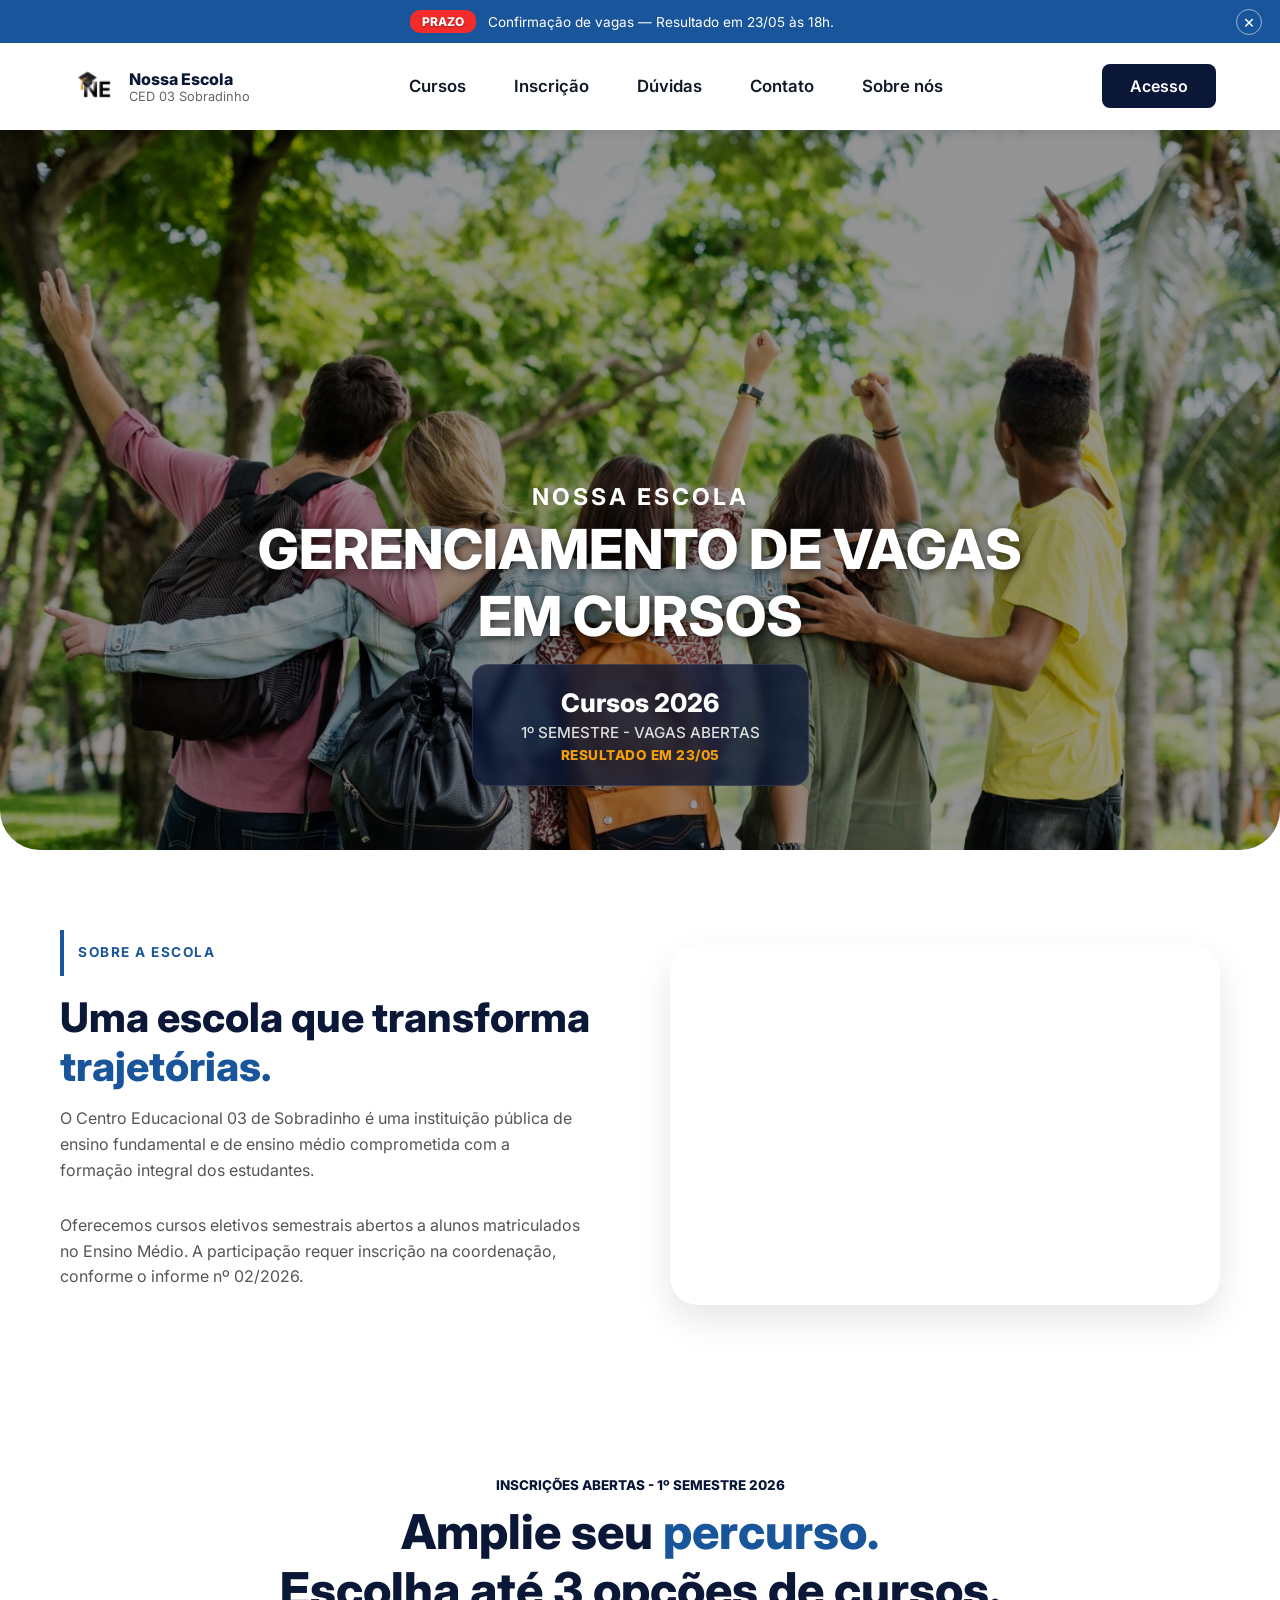
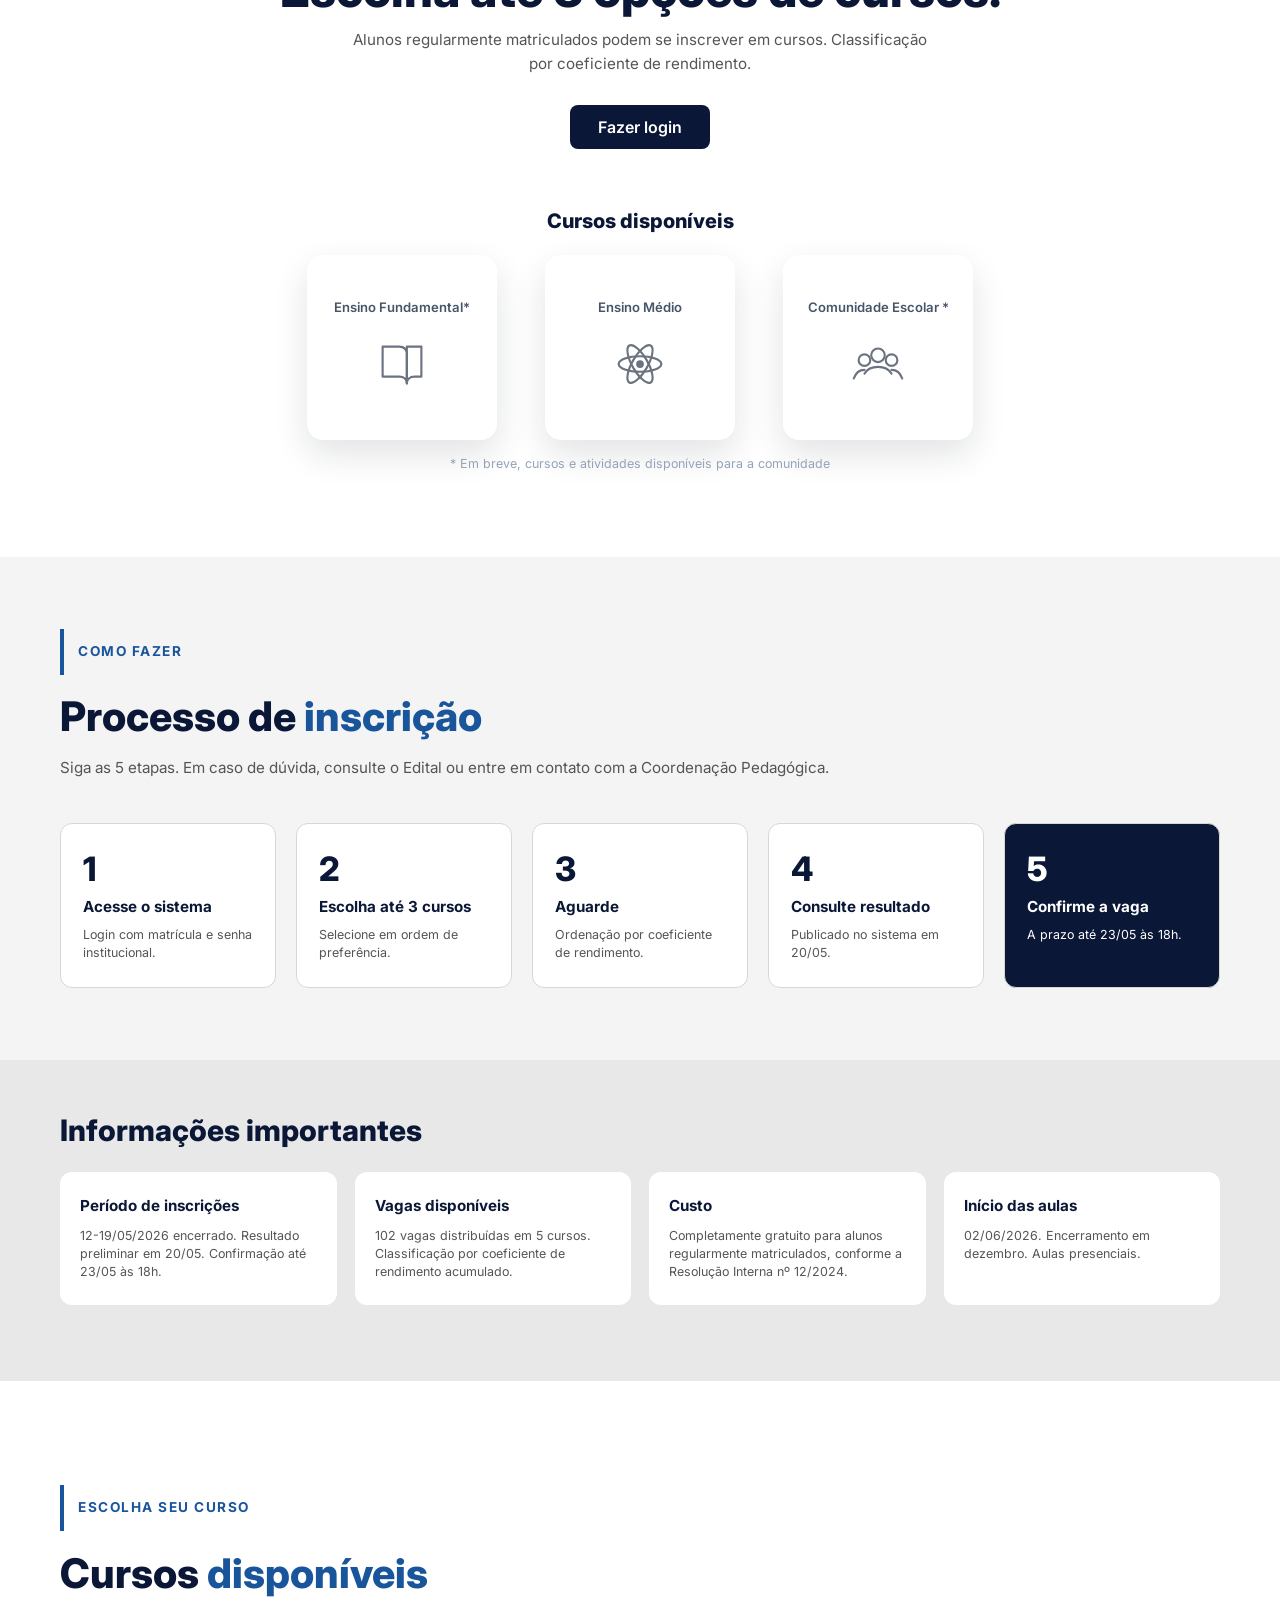
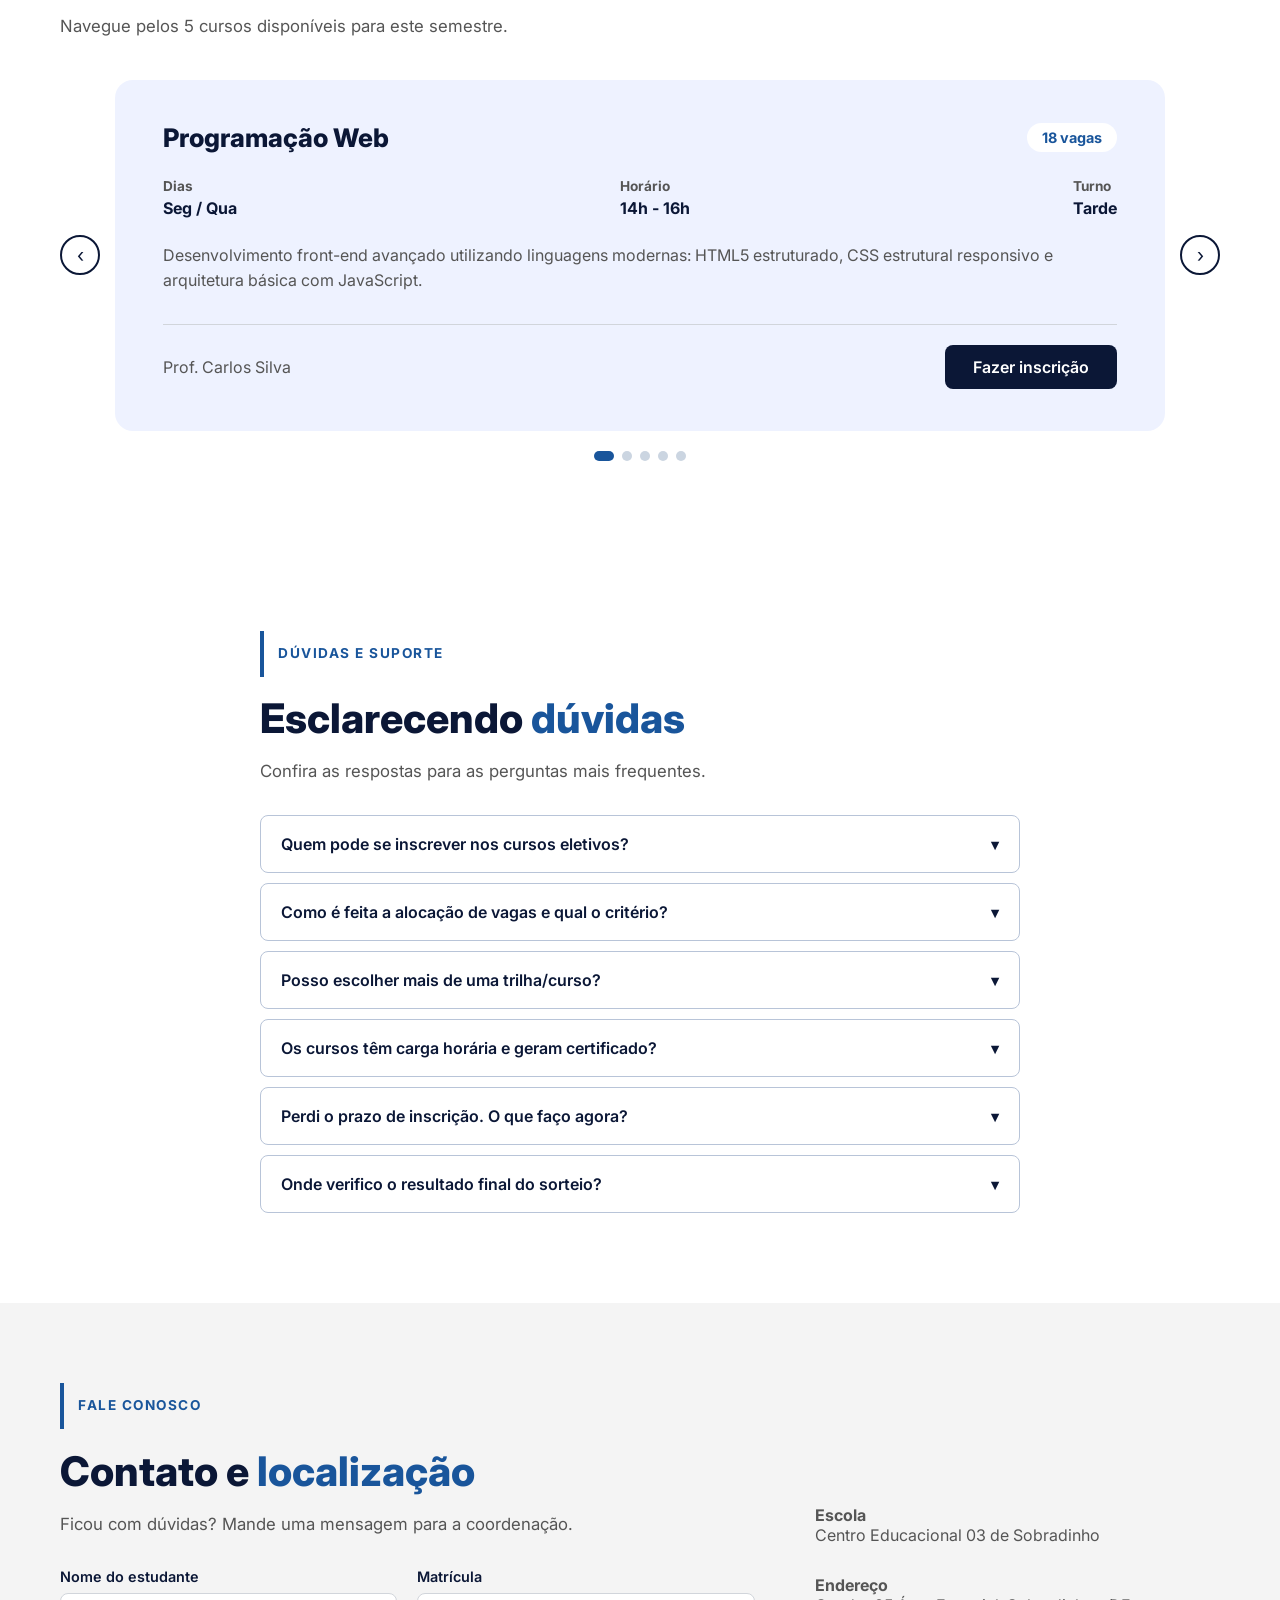
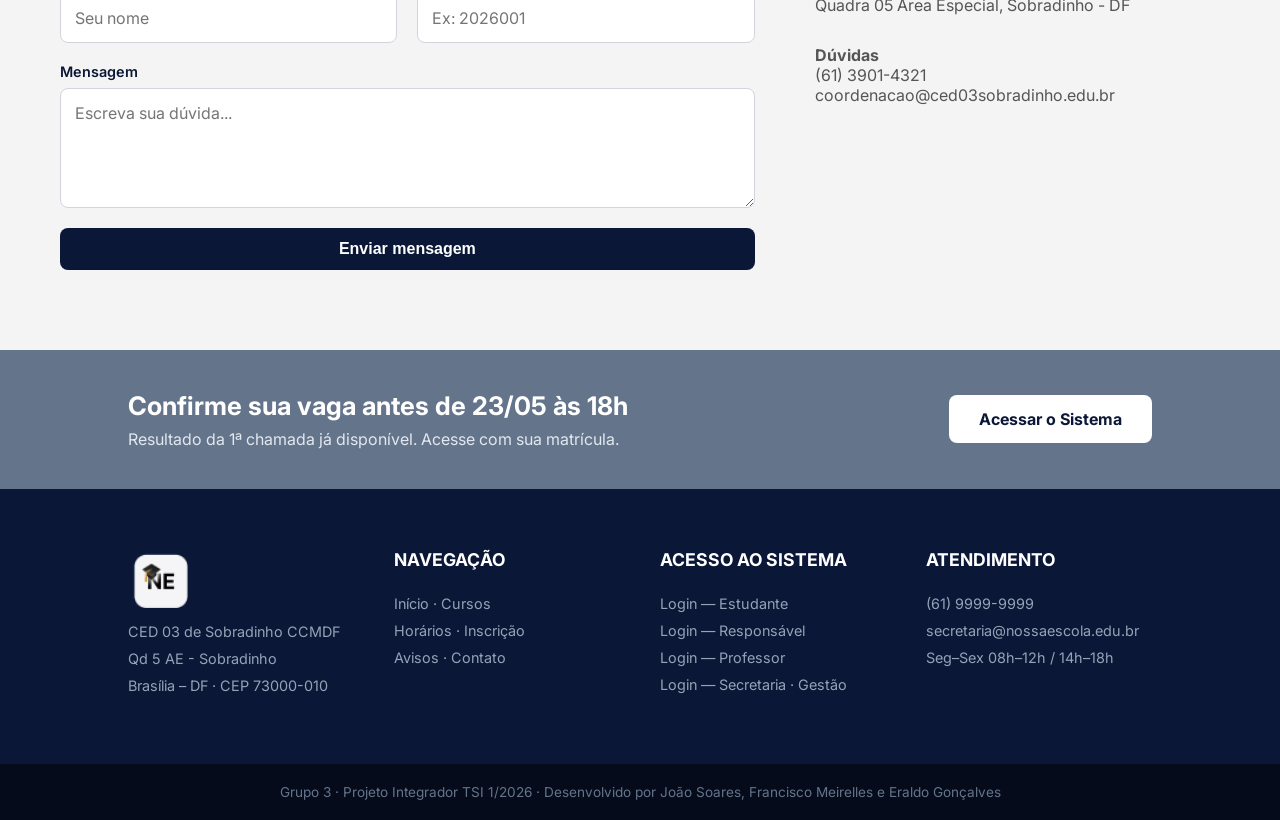
<file: index.html>
<!DOCTYPE html>
<html lang="pt-br">
<head>
    <meta charset="UTF-8">
    <meta name="viewport" content="width=device-width, initial-scale=1.0">
    <meta name="author" content="PI 2026 IFB - GRUPO 03">
    <meta name="description" content="Sistema de gerenciamento de vagas e cursos para educação básica">
    <title>Nossa Escola</title>
    <link rel="stylesheet" href="css/style.css">
</head>

<body>
    <input type="checkbox" id="fechar-aviso" class="aviso-check">
    <div id="aviso-topo">
        <span class="etiqueta-prazo">PRAZO</span>
        <span>Confirmação de vagas — Resultado em 23/05 às 18h.</span>
        <label for="fechar-aviso" class="aviso-fechar" aria-label="Fechar aviso">×</label>
    </div>

    <header>
        <nav class="navegacao-principal">
            <input type="checkbox" id="check-menu" class="menu-check">
            <div class="marca">
                <img src="img/logo.png" alt="Logo CED 03" class="marca-imagem">
                <div class="marca-texto">
                    <h1>Nossa Escola</h1>
                    <span>CED 03 Sobradinho</span>
                </div>
            </div>
            <div id="menu-principal" class="menu">
                <a href="#cursos">Cursos</a>
                <a href="#inscricao">Inscrição</a>
                <a href="#duvidas">Dúvidas</a>
                <a href="#contato">Contato</a>
                <a href="#sobre">Sobre nós</a>
                <a href="login.html" class="botao botao-primario botao-acesso-mobile">Acesso</a>
            </div>
            <div class="acoes-menu">
                <a href="login.html" class="botao botao-primario botao-acesso">Acesso</a>
                <label for="check-menu" id="botao-menu" aria-label="Abrir menu"><span></span></label>
            </div>
        </nav>
    </header>

    <section id="hero">
        <div class="container centralizado">
            <p class="hero-subtitulo">NOSSA ESCOLA</p>
            <h2 class="hero-titulo">GERENCIAMENTO DE VAGAS<br>EM CURSOS</h2>
            <div class="hero-card">
                <h3>Cursos 2026</h3>
                <p>1º SEMESTRE - VAGAS ABERTAS</p>
                <span class="hero-destaque">RESULTADO EM 23/05</span>
            </div>
        </div>
    </section>

    <main id="sobre" class="secao-padrao">
        <div class="container sobre-container">
            <div class="sobre-texto">
                <span class="etiqueta-azul">SOBRE A ESCOLA</span>
                <h2 class="titulo-secao">Uma escola que transforma <span class="titulo-azul">trajetórias.</span></h2>
                <p class="subtexto-secao">
                    O Centro Educacional 03 de Sobradinho é uma instituição pública de ensino fundamental
                    e de ensino médio comprometida com a formação integral dos estudantes.
                </p>
                <p class="subtexto-secao">
                    Oferecemos cursos eletivos semestrais abertos a alunos matriculados no Ensino Médio.
                    A participação requer inscrição na coordenação, conforme o informe nº 02/2026.
                </p>
            </div>
            <div class="sobre-carrossel">
                <div class="carrossel-container">
                    <img src="img/main-1.jpg" alt="Foto 1" class="carrossel-foto">
                    <img src="img/main-2.jpg" alt="Foto 2" class="carrossel-foto">
                    <img src="img/main-3.jpg" alt="Foto 3" class="carrossel-foto">
                    <img src="img/main-4.jpg" alt="Foto 4" class="carrossel-foto">
                </div>
            </div>
        </div>
    </main>

    <section id="inscricao" class="secao-padrao bloco-inscricao">
        <div class="container centralizado">
            <span class="etiqueta-centro">INSCRIÇÕES ABERTAS - 1º SEMESTRE 2026</span>
            <h2 class="titulo-secao">Amplie seu <span class="titulo-azul">percurso.</span><br>Escolha até 3 opções de cursos.</h2>
            <p class="subtexto-secao texto-inscricao">Alunos regularmente matriculados podem se inscrever em cursos. Classificação por coeficiente de rendimento.</p>

            <a href="login.html" class="botao botao-primario botao-chamada">Fazer login</a>

            <h3 class="titulo-menor">Cursos disponíveis</h3>

            <div class="mini-cursos">
                <article class="mini-card">
                    <span>Ensino Fundamental*</span>
                    <img src="img/icon-livro-dark.svg" alt="">
                </article>
                <article class="mini-card">
                    <span>Ensino Médio</span>
                    <img src="img/icon-atomo-dark.svg" alt="">
                </article>
                <article class="mini-card">
                    <span>Comunidade Escolar *</span>
                    <img src="img/icon-grupo-dark.svg" alt="">
                </article>
            </div>

            <p class="nota-mini">* Em breve, cursos e atividades disponíveis para a comunidade</p>
        </div>
    </section>

    <section class="secao-padrao bloco-processo">
        <div class="container">
            <span class="etiqueta-azul">COMO FAZER</span>
            <h2 class="titulo-secao">Processo de <span class="titulo-azul">inscrição</span></h2>
            <p class="subtexto-secao texto-processo">Siga as 5 etapas. Em caso de dúvida, consulte o Edital ou entre em contato com a Coordenação Pedagógica.</p>

            <div class="grade-cards cards-esquerda">
                <div class="card-padrao">
                    <div class="numero-passo">1</div>
                    <h4>Acesse o sistema</h4>
                    <p>Login com matrícula e senha institucional.</p>
                </div>
                <div class="card-padrao">
                    <div class="numero-passo">2</div>
                    <h4>Escolha até 3 cursos</h4>
                    <p>Selecione em ordem de preferência.</p>
                </div>
                <div class="card-padrao">
                    <div class="numero-passo">3</div>
                    <h4>Aguarde</h4>
                    <p>Ordenação por coeficiente de rendimento.</p>
                </div>
                <div class="card-padrao">
                    <div class="numero-passo">4</div>
                    <h4>Consulte resultado</h4>
                    <p>Publicado no sistema em 20/05.</p>
                </div>
                <div class="card-padrao passo-destaque">
                    <div class="numero-passo">5</div>
                    <h4>Confirme a vaga</h4>
                    <p>A prazo até 23/05 às 18h.</p>
                </div>
            </div>
        </div>
    </section>

    <section class="info-importante">
        <div class="container">
            <h2 class="titulo-info">Informações importantes</h2>
            <div class="grade-info">
                <article class="card-info">
                    <h3>Período de inscrições</h3>
                    <p>12-19/05/2026 encerrado. Resultado preliminar em 20/05. Confirmação até 23/05 às 18h.</p>
                </article>
                <article class="card-info">
                    <h3>Vagas disponíveis</h3>
                    <p>102 vagas distribuídas em 5 cursos. Classificação por coeficiente de rendimento acumulado.</p>
                </article>
                <article class="card-info">
                    <h3>Custo</h3>
                    <p>Completamente gratuito para alunos regularmente matriculados, conforme a Resolução Interna nº 12/2024.</p>
                </article>
                <article class="card-info">
                    <h3>Início das aulas</h3>
                    <p>02/06/2026. Encerramento em dezembro. Aulas presenciais.</p>
                </article>
            </div>
        </div>
    </section>

    <section id="cursos" class="secao-padrao">
        <div class="container">
            <span class="etiqueta-azul">ESCOLHA SEU CURSO</span>
            <h2 class="titulo-secao">Cursos <span class="titulo-azul">disponíveis</span></h2>
            <p class="subtexto-secao">Navegue pelos 5 cursos disponíveis para este semestre.</p>

            

            <div class="carrossel-cursos">
                <input type="radio" name="slider" id="slide-1" checked>
                <input type="radio" name="slider" id="slide-2">
                <input type="radio" name="slider" id="slide-3">
                <input type="radio" name="slider" id="slide-4">
                <input type="radio" name="slider" id="slide-5">

                <div class="carrossel-cards">
                    <div class="carrossel-envoltorio">
                        <label for="slide-5" class="botao-seta" aria-label="Curso anterior">‹</label>
                        <div class="card-detalhe-curso">
                            <div class="topo-card-curso">
                                <h3>Programação Web</h3>
                                <span class="etiqueta-vagas">18 vagas</span>
                            </div>
                            <div class="grade-dados-curso">
                                <div class="item-dado"><span>Dias</span><strong>Seg / Qua</strong></div>
                                <div class="item-dado"><span>Horário</span><strong>14h - 16h</strong></div>
                                <div class="item-dado"><span>Turno</span><strong>Tarde</strong></div>
                            </div>
                            <p class="descricao-curso">Desenvolvimento front-end avançado utilizando linguagens modernas: HTML5 estruturado, CSS estrutural responsivo e arquitetura básica com JavaScript.</p>
                            <div class="rodape-card-curso">
                                <span>Prof. Carlos Silva</span>
                                <a href="login.html" class="botao botao-primario">Fazer inscrição</a>
                            </div>
                        </div>
                        <label for="slide-2" class="botao-seta" aria-label="Proximo curso">›</label>
                    </div>

                    <div class="carrossel-envoltorio">
                        <label for="slide-1" class="botao-seta" aria-label="Curso anterior">‹</label>
                        <div class="card-detalhe-curso">
                            <div class="topo-card-curso">
                                <h3>Matemática Avançada</h3>
                                <span class="etiqueta-vagas">25 vagas</span>
                            </div>
                            <div class="grade-dados-curso">
                                <div class="item-dado"><span>Dias</span><strong>Seg / Qua</strong></div>
                                <div class="item-dado"><span>Horário</span><strong>14h - 16h</strong></div>
                                <div class="item-dado"><span>Turno</span><strong>Tarde</strong></div>
                            </div>
                            <p class="descricao-curso">Curso de matemática para alunos do ensino médio com foco em preparação para vestibulares.</p>
                            <div class="rodape-card-curso">
                                <span>Prof. Carlos Silva</span>
                                <a href="login.html" class="botao botao-primario">Fazer inscrição</a>
                            </div>
                        </div>
                        <label for="slide-3" class="botao-seta" aria-label="Proximo curso">›</label>
                    </div>

                    <div class="carrossel-envoltorio">
                        <label for="slide-2" class="botao-seta" aria-label="Curso anterior">‹</label>
                        <div class="card-detalhe-curso">
                            <div class="topo-card-curso">
                                <h3>Português e Redação</h3>
                                <span class="etiqueta-vagas">25 vagas</span>
                            </div>
                            <div class="grade-dados-curso">
                                <div class="item-dado"><span>Dias</span><strong>Ter / Qui</strong></div>
                                <div class="item-dado"><span>Horário</span><strong>10h - 12h</strong></div>
                                <div class="item-dado"><span>Turno</span><strong>Manhã</strong></div>
                            </div>
                            <p class="descricao-curso">Aperfeiçoamento em língua portuguesa e técnicas de redação dissertativa.</p>
                            <div class="rodape-card-curso">
                                <span>Prof. Ana Santos</span>
                                <a href="login.html" class="botao botao-primario">Fazer inscrição</a>
                            </div>
                        </div>
                        <label for="slide-4" class="botao-seta" aria-label="Proximo curso">›</label>
                    </div>

                    <div class="carrossel-envoltorio">
                        <label for="slide-3" class="botao-seta" aria-label="Curso anterior">‹</label>
                        <div class="card-detalhe-curso">
                            <div class="topo-card-curso">
                                <h3>Química Experimental</h3>
                                <span class="etiqueta-vagas">20 vagas</span>
                            </div>
                            <div class="grade-dados-curso">
                                <div class="item-dado"><span>Dias</span><strong>Sex</strong></div>
                                <div class="item-dado"><span>Horário</span><strong>14h - 17h</strong></div>
                                <div class="item-dado"><span>Turno</span><strong>Tarde</strong></div>
                            </div>
                            <p class="descricao-curso">Curso prático de química com experimentos laboratoriais e atividades orientadas.</p>
                            <div class="rodape-card-curso">
                                <span>Prof. Roberto Lima</span>
                                <a href="login.html" class="botao botao-primario">Fazer inscrição</a>
                            </div>
                        </div>
                        <label for="slide-5" class="botao-seta" aria-label="Proximo curso">›</label>
                    </div>

                    <div class="carrossel-envoltorio">
                        <label for="slide-4" class="botao-seta" aria-label="Curso anterior">‹</label>
                        <div class="card-detalhe-curso">
                            <div class="topo-card-curso">
                                <h3>História do Brasil</h3>
                                <span class="etiqueta-vagas">30 vagas</span>
                            </div>
                            <div class="grade-dados-curso">
                                <div class="item-dado"><span>Dias</span><strong>Seg / Qua</strong></div>
                                <div class="item-dado"><span>Horário</span><strong>10h - 12h</strong></div>
                                <div class="item-dado"><span>Turno</span><strong>Manhã</strong></div>
                            </div>
                            <p class="descricao-curso">Estudo aprofundado da história brasileira do período colonial à atualidade.</p>
                            <div class="rodape-card-curso">
                                <span>Prof. Mariana Costa</span>
                                <a href="login.html" class="botao botao-primario">Fazer inscrição</a>
                            </div>
                        </div>
                        <label for="slide-1" class="botao-seta" aria-label="Proximo curso">›</label>
                    </div>
                </div>

                <div class="pontos-carrossel">
                    <label for="slide-1" class="ponto"></label>
                    <label for="slide-2" class="ponto"></label>
                    <label for="slide-3" class="ponto"></label>
                    <label for="slide-4" class="ponto"></label>
                    <label for="slide-5" class="ponto"></label>
                </div>
            </div>
        </div>
    </section>

    <section id="duvidas" class="secao-padrao fundo-branco">
        <div class="container-pequeno">
            <span class="etiqueta-azul">DÚVIDAS E SUPORTE</span>
            <h2 class="titulo-secao">Esclarecendo <span class="titulo-azul">dúvidas</span></h2>
            <p class="subtexto-secao">Confira as respostas para as perguntas mais frequentes.</p>

            <div class="sanfona-container">
                <details class="sanfona-item">
                    <summary class="sanfona-pergunta">Quem pode se inscrever nos cursos eletivos?</summary>
                    <p class="sanfona-resposta">Apenas alunos regularmente matriculados no Ensino Médio da nossa escola. Estudantes do Ensino Fundamental ou de outras instituições não são elegíveis nesta fase do edital.</p>
                </details>
                <details class="sanfona-item">
                    <summary class="sanfona-pergunta">Como é feita a alocação de vagas e qual o critério?</summary>
                    <p class="sanfona-resposta">A alocação prioriza a ordem de interesse e o rendimento escolar. Caso o número de inscritos supere as vagas de uma turma, o desempate será realizado através de um sorteio eletrônico auditável e transparente.</p>
                </details>
                <details class="sanfona-item">
                    <summary class="sanfona-pergunta">Posso escolher mais de uma trilha/curso?</summary>
                    <p class="sanfona-resposta">Sim. O sistema permite que você selecione até 3 opções distintas, classificando-as em 1ª, 2ª e 3ª opção. Isso aumenta significativamente suas chances de alocação caso sua primeira escolha atinja a capacidade máxima.</p>
                </details>
                <details class="sanfona-item">
                    <summary class="sanfona-pergunta">Os cursos têm carga horária e geram certificado?</summary>
                    <p class="sanfona-resposta">Sim, todos os cursos ofertados possuem carga horária registrada. O certificado será emitido ao final do semestre e anexado ao histórico escolar, exigindo frequência mínima de 75% e nota média superior a 5,0.</p>
                </details>
                <details class="sanfona-item">
                    <summary class="sanfona-pergunta">Perdi o prazo de inscrição. O que faço agora?</summary>
                    <p class="sanfona-resposta">As inscrições fora do prazo estipulado no Edital nº 02/2026 só poderão ser realizadas diretamente na Secretaria da escola, mediante abertura de requerimento e análise da existência de vagas residuais.</p>
                </details>
                <details class="sanfona-item">
                    <summary class="sanfona-pergunta">Onde verifico o resultado final do sorteio?</summary>
                    <p class="sanfona-resposta">O resultado oficial será publicado neste mesmo portal no dia 23/05 às 18h. Você poderá realizar o login no sistema com sua matrícula para verificar em qual curso foi alocado.</p>
                </details>
            </div>
        </div>
    </section>

    <section id="contato" class="secao-padrao">
        <div class="container layout-contato">
            <div class="area-formulario">
                <span class="etiqueta-azul">FALE CONOSCO</span>
                <h2 class="titulo-secao">Contato e <span class="titulo-azul">localização</span></h2>
                <p class="subtexto-secao">Ficou com dúvidas? Mande uma mensagem para a coordenação.</p>

                <form class="formulario-contato">
                    <div class="linha-formulario">
                        <div class="grupo-campo"><label>Nome do estudante</label><input type="text" placeholder="Seu nome"></div>
                        <div class="grupo-campo"><label>Matrícula</label><input type="text" placeholder="Ex: 2026001"></div>
                    </div>
                    <div class="grupo-campo"><label>Mensagem</label><textarea placeholder="Escreva sua dúvida..."></textarea></div>
                    <button type="button" class="botao botao-primario botao-enviar">Enviar mensagem</button>
                </form>
            </div>

            <div class="area-informacoes">
                <div class="info-bloco"><h4>Escola</h4><p>Centro Educacional 03 de Sobradinho</p></div>
                <div class="info-bloco"><h4>Endereço</h4><p>Quadra 05 Área Especial, Sobradinho - DF</p></div>
                <div class="info-bloco"><h4>Dúvidas</h4><p>(61) 3901-4321<br>coordenacao@ced03sobradinho.edu.br</p></div>
            </div>
        </div>
    </section>

    <footer>
        <div class="pre-rodape">
            <p class="pre-rodape-titulo">Confirme sua vaga antes de 23/05 às 18h</p>
            <a class="botao-sistema" href="login.html">Acessar o Sistema</a>
            <p class="pre-rodape-subtitulo">Resultado da 1ª chamada já disponível. Acesse com sua matrícula.</p>
        </div>

        <div class="grade-rodape">
            <div class="coluna-rodape">
                <a href="#" class="link-rodape">
                    <img src="img/logo.png" alt="Logo CED 03">
                    <p>CED 03 de Sobradinho CCMDF</p>
                    <p>Qd 5 AE - Sobradinho</p>
                    <p>Brasília – DF · CEP 73000-010</p>
                </a>
            </div>
            <div class="coluna-rodape">
                <h3>NAVEGAÇÃO</h3><br>
                <p>Início · Cursos</p>
                <p>Horários · Inscrição</p>
                <p>Avisos · Contato</p>
            </div>
            <div class="coluna-rodape">
                <h3>ACESSO AO SISTEMA</h3><br>
                <p>Login — Estudante</p>
                <p>Login — Responsável</p>
                <p>Login — Professor</p>
                <p>Login — Secretaria · Gestão</p>
            </div>
            <div class="coluna-rodape">
                <h3>ATENDIMENTO</h3><br>
                <p>(61) 9999-9999</p>
                <p>secretaria@nossaescola.edu.br</p>
                <p>Seg–Sex 08h–12h / 14h–18h</p>
            </div>
        </div>

        <div class="pos-rodape">
            <p>Grupo 3 · Projeto Integrador TSI 1/2026 · Desenvolvido por João Soares, Francisco Meirelles e Eraldo Gonçalves</p>
        </div>
    </footer>

</body>
</html>
</file>
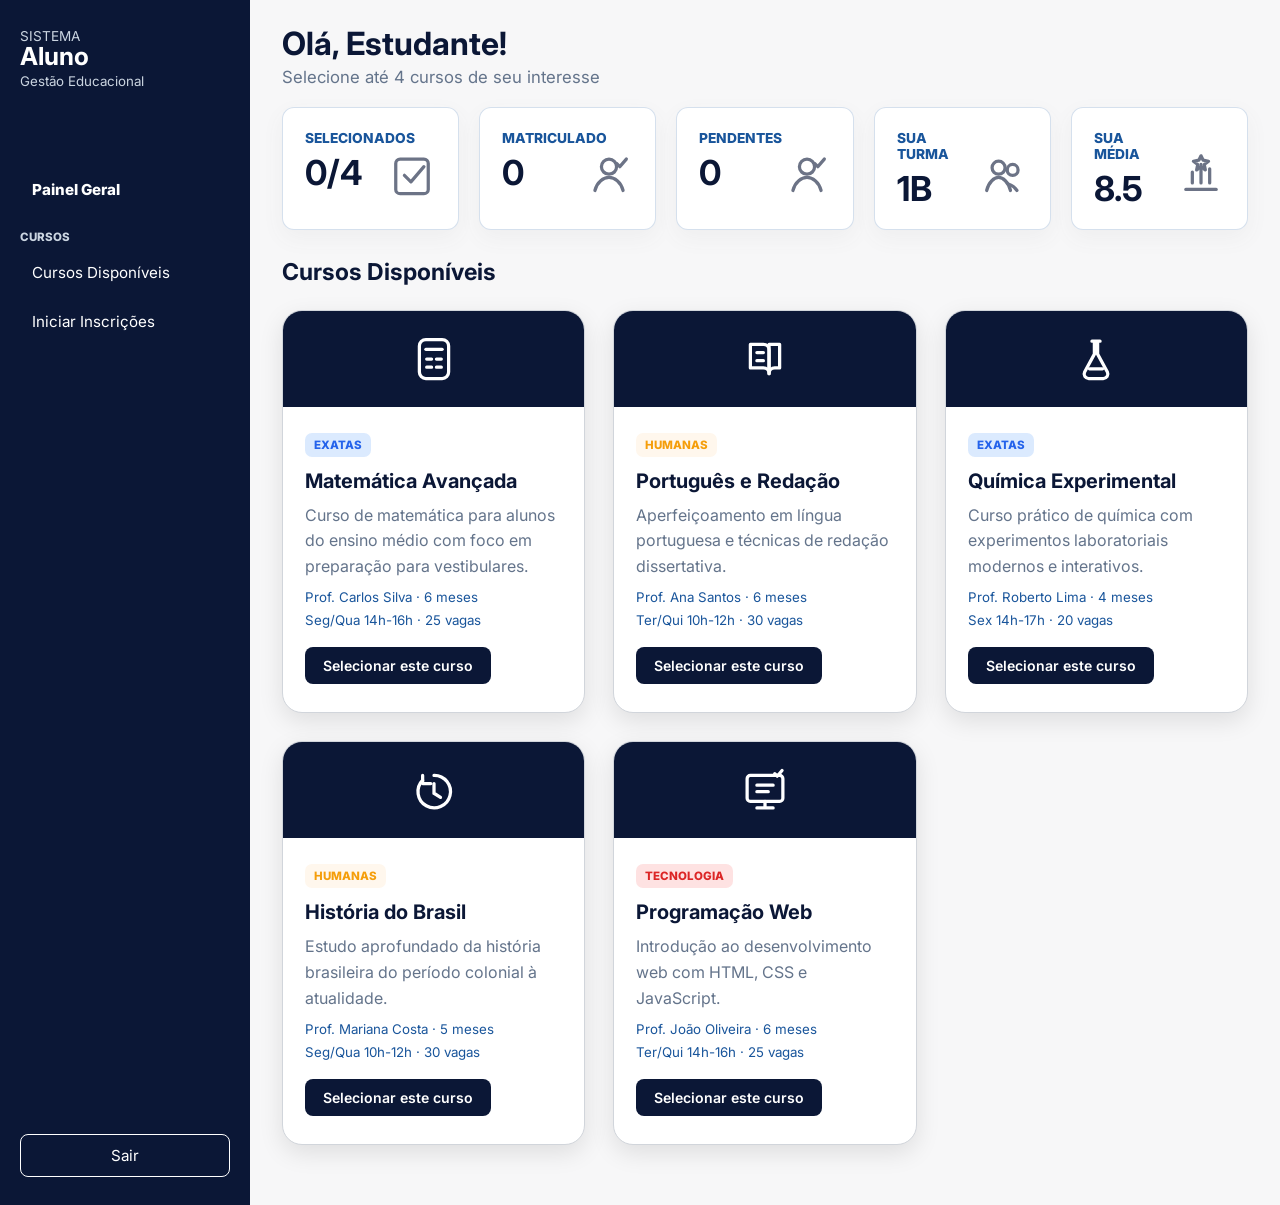
<file: aluno.html>
<!DOCTYPE html>
<html lang="pt-br">
<head>
    <meta charset="UTF-8">
    <meta name="viewport" content="width=device-width, initial-scale=1.0">
    <title>Área do Aluno - Nossa Escola</title>
    <link rel="stylesheet" href="css/style.css">
</head>
<body class="corpo-painel">

    <aside class="painel-lateral">
        <div class="painel-marca">
            <span>Sistema</span>
            <strong>Aluno</strong>
            <small>Gestão Educacional</small>
        </div>

        <input type="checkbox" id="check-painel" class="painel-menu-check">
        <label for="check-painel" class="painel-botao-menu"><span></span></label>

        <nav class="painel-menu">
            <a href="#" class="ativo">Painel Geral</a>
            <span>Cursos</span>
            <a href="#cursos-aluno">Cursos Disponíveis</a>
            <a href="#resumo-aluno">Iniciar Inscrições</a>
        </nav>

        <a href="login.html" class="painel-sair">Sair</a>
    </aside>

    <main class="painel-principal painel-principal-aluno">
        <section class="painel-topo" id="resumo-aluno">
            <div>
                <h1>Olá, Estudante!</h1>
                <p>Selecione até 4 cursos de seu interesse</p>
            </div>
        </section>

        <section class="painel-indicadores">
            <div class="indicador">
                <span>Selecionados</span>
                <strong>0/4</strong>
                <img class="indicador-icone" src="img/icon-card-selecionados.svg" alt="">
            </div>
            <div class="indicador">
                <span>Matriculado</span>
                <strong>0</strong>
                <img class="indicador-icone" src="img/icon-card-matriculado.svg" alt="">
            </div>
            <div class="indicador">
                <span>Pendentes</span>
                <strong>0</strong>
                <img class="indicador-icone" src="img/icon-card-matriculado.svg" alt="">
            </div>
            <div class="indicador">
                <span>Sua turma</span>
                <strong>1B</strong>
                <img class="indicador-icone" src="img/icon-card-turma.svg" alt="">
            </div>
            <div class="indicador">
                <span>Sua média</span>
                <strong>8.5</strong>
                <img class="indicador-icone" src="img/icon-card-media.svg" alt="">
            </div>
        </section>

        <section id="cursos-aluno">
            <h2 class="painel-titulo">Cursos Disponíveis</h2>

            <div class="painel-cards">
                <article class="curso-card">
                    <div class="curso-icone"><img src="img/icon-calculadora.svg" alt=""></div>
                    <div class="curso-conteudo">
                        <span class="etiqueta-categoria fundo-azul">Exatas</span>
                        <h3>Matemática Avançada</h3>
                        <p>Curso de matemática para alunos do ensino médio com foco em preparação para vestibulares.</p>
                        <small>Prof. Carlos Silva · 6 meses</small>
                        <small>Seg/Qua 14h-16h · 25 vagas</small>
                        <a href="#" class="botao botao-primario botao-curso">Selecionar este curso</a>
                    </div>
                </article>

                <article class="curso-card">
                    <div class="curso-icone"><img src="img/icon-livro.svg" alt=""></div>
                    <div class="curso-conteudo">
                        <span class="etiqueta-categoria fundo-laranja">Humanas</span>
                        <h3>Português e Redação</h3>
                        <p>Aperfeiçoamento em língua portuguesa e técnicas de redação dissertativa.</p>
                        <small>Prof. Ana Santos · 6 meses</small>
                        <small>Ter/Qui 10h-12h · 30 vagas</small>
                        <a href="#" class="botao botao-primario botao-curso">Selecionar este curso</a>
                    </div>
                </article>

                <article class="curso-card">
                    <div class="curso-icone"><img src="img/icon-quimica.svg" alt=""></div>
                    <div class="curso-conteudo">
                        <span class="etiqueta-categoria fundo-azul">Exatas</span>
                        <h3>Química Experimental</h3>
                        <p>Curso prático de química com experimentos laboratoriais modernos e interativos.</p>
                        <small>Prof. Roberto Lima · 4 meses</small>
                        <small>Sex 14h-17h · 20 vagas</small>
                        <a href="#" class="botao botao-primario botao-curso">Selecionar este curso</a>
                    </div>
                </article>

                <article class="curso-card">
                    <div class="curso-icone"><img src="img/icon-historia.svg" alt=""></div>
                    <div class="curso-conteudo">
                        <span class="etiqueta-categoria fundo-laranja">Humanas</span>
                        <h3>História do Brasil</h3>
                        <p>Estudo aprofundado da história brasileira do período colonial à atualidade.</p>
                        <small>Prof. Mariana Costa · 5 meses</small>
                        <small>Seg/Qua 10h-12h · 30 vagas</small>
                        <a href="#" class="botao botao-primario botao-curso">Selecionar este curso</a>
                    </div>
                </article>

                <article class="curso-card">
                    <div class="curso-icone"><img src="img/icon-web.svg" alt=""></div>
                    <div class="curso-conteudo">
                        <span class="etiqueta-categoria fundo-vermelho">Tecnologia</span>
                        <h3>Programação Web</h3>
                        <p>Introdução ao desenvolvimento web com HTML, CSS e JavaScript.</p>
                        <small>Prof. João Oliveira · 6 meses</small>
                        <small>Ter/Qui 14h-16h · 25 vagas</small>
                        <a href="#" class="botao botao-primario botao-curso">Selecionar este curso</a>
                    </div>
                </article>
            </div>
        </section>
    </main>

</body>
</html>
</file>
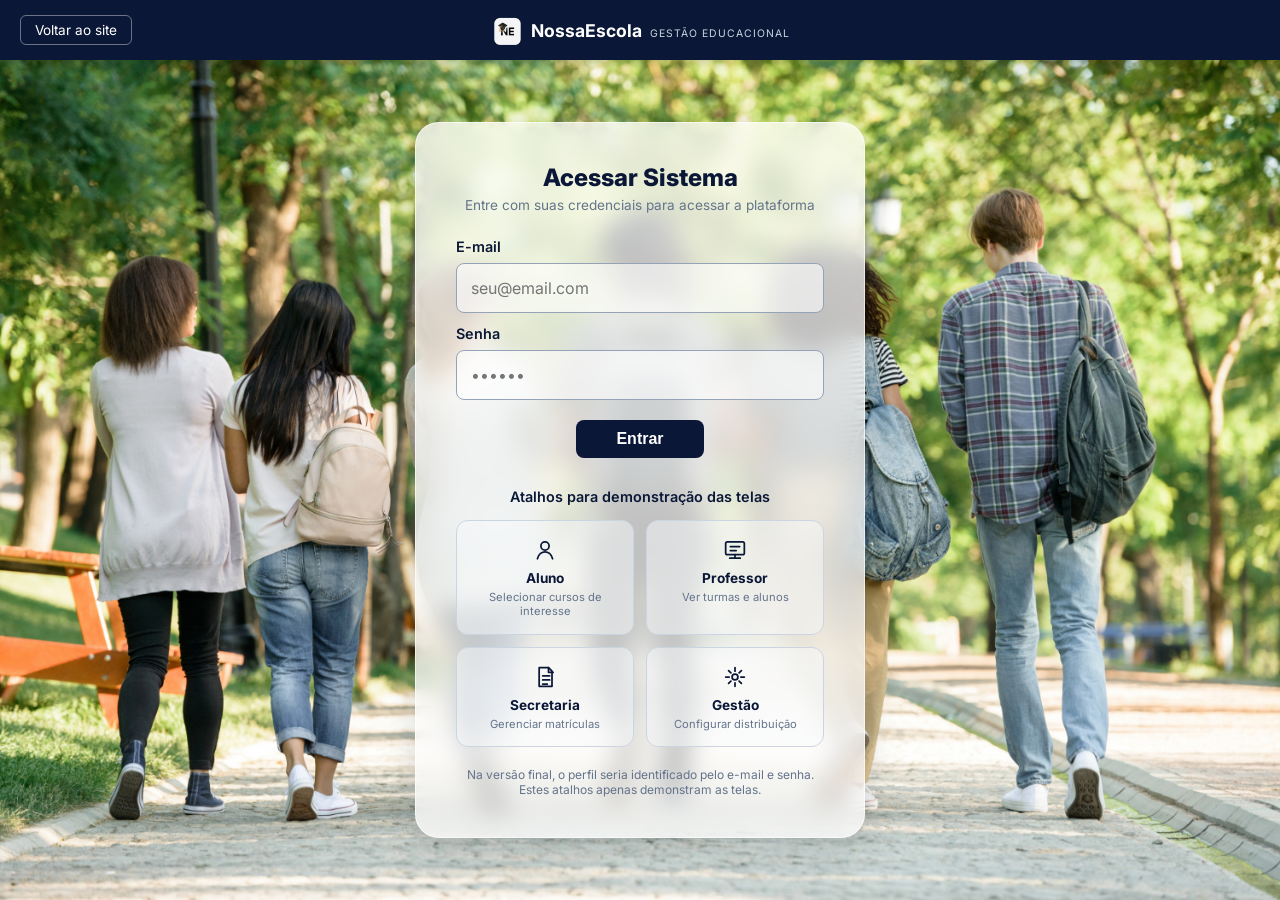
<file: login.html>
<!DOCTYPE html>
<html lang="pt-br">
<head>
    <meta charset="UTF-8">
    <meta name="viewport" content="width=device-width, initial-scale=1.0">
    <title>Acesso ao Sistema - Nossa Escola</title>
    <link rel="stylesheet" href="css/style.css">
</head>
<body>

    <header class="cabecalho-login">
        <a href="index.html" class="botao-voltar">Voltar ao site</a>
        <div class="marca-login">
            <img src="img/logo.png" alt="Logo" width="30">
            <h1>NossaEscola <small>GESTÃO EDUCACIONAL</small></h1>
        </div>
    </header>

    <main class="fundo-login">
        <div class="card-login">
            <h2>Acessar Sistema</h2>
            <p class="subtitulo-login">Entre com suas credenciais para acessar a plataforma</p>

            <form class="formulario-login" action="#" method="POST">
                <div class="grupo-campo">
                    <label for="email">E-mail</label>
                    <input type="email" id="email" placeholder="seu@email.com" required>
                </div>
                <div class="grupo-campo">
                    <label for="senha">Senha</label>
                    <input type="password" id="senha" placeholder="••••••" required>
                </div>
                <button type="submit" class="botao botao-primario botao-entrar">Entrar</button>
            </form>

            <div class="secao-demo">
                <p class="titulo-demo">Atalhos para demonstração das telas</p>
                <div class="grade-demo">
                    <a href="aluno.html" class="card-demo">
                        <img src="img/icon-aluno.svg" alt="">
                        <strong>Aluno</strong>
                        <span>Selecionar cursos de interesse</span>
                    </a>
                    <button type="button" class="card-demo">
                        <img src="img/icon-professor.svg" alt="">
                        <strong>Professor</strong>
                        <span>Ver turmas e alunos</span>
                    </button>
                    <a href="secretaria.html" class="card-demo">
                        <img src="img/icon-secretaria.svg" alt="">
                        <strong>Secretaria</strong>
                        <span>Gerenciar matrículas</span>
                    </a>
                    <button type="button" class="card-demo">
                        <img src="img/icon-gestao.svg" alt="">
                        <strong>Gestão</strong>
                        <span>Configurar distribuição</span>
                    </button>
                </div>
                <p class="rodape-demo">Na versão final, o perfil seria identificado pelo e-mail e senha. Estes atalhos apenas demonstram as telas.</p>
            </div>
        </div>
    </main>

</body>
</html>
</file>
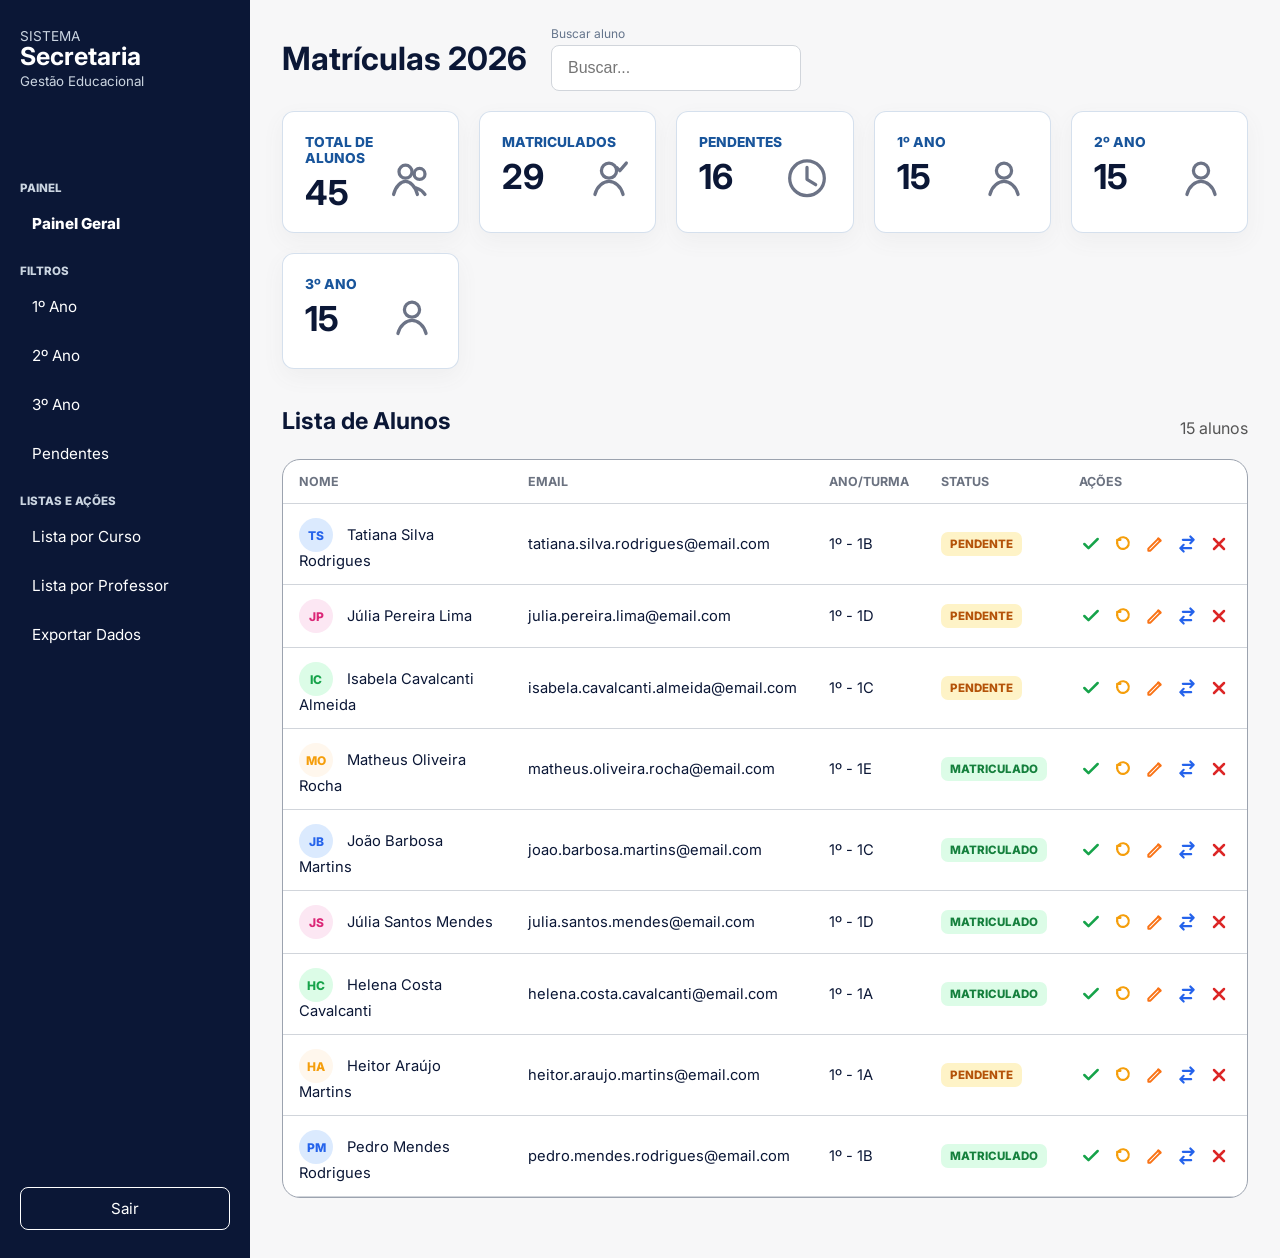
<file: secretaria.html>
<!DOCTYPE html>
<html lang="pt-br">
<head>
    <meta charset="UTF-8">
    <meta name="viewport" content="width=device-width, initial-scale=1.0">
    <title>Secretaria - Nossa Escola</title>
    <link rel="stylesheet" href="css/style.css">
</head>
<body class="corpo-painel">

    <aside class="painel-lateral">
        <div class="painel-marca">
            <span>Sistema</span>
            <strong>Secretaria</strong>
            <small>Gestão Educacional</small>
        </div>

        <input type="checkbox" id="check-painel" class="painel-menu-check">
        <label for="check-painel" class="painel-botao-menu"><span></span></label>

        <nav class="painel-menu">
            <span>Painel</span>
            <a href="#" class="ativo">Painel Geral</a>
            <span>Filtros</span>
            <a href="#">1º Ano</a>
            <a href="#">2º Ano</a>
            <a href="#">3º Ano</a>
            <a href="#">Pendentes</a>
            <span>Listas e ações</span>
            <a href="#">Lista por Curso</a>
            <a href="#">Lista por Professor</a>
            <a href="#">Exportar Dados</a>
        </nav>

        <a href="login.html" class="painel-sair">Sair</a>
    </aside>

    <main class="painel-principal">
        <section class="painel-topo topo-secretaria">
            <div>
                <h1>Matrículas 2026</h1>
            </div>
            <form class="formulario-busca">
                <label for="busca">Buscar aluno</label>
                <input type="search" id="busca" placeholder="Buscar...">
            </form>
        </section>

        <section class="painel-indicadores">
            <div class="indicador">
                <span>Total de Alunos</span>
                <strong>45</strong>
                <img class="indicador-icone" src="img/icon-card-alunos.svg" alt="">
            </div>
            <div class="indicador">
                <span>Matriculados</span>
                <strong>29</strong>
                <img class="indicador-icone" src="img/icon-card-matriculado.svg" alt="">
            </div>
            <div class="indicador">
                <span>Pendentes</span>
                <strong>16</strong>
                <img class="indicador-icone" src="img/icon-card-pendentes.svg" alt="">
            </div>
            <div class="indicador">
                <span>1º Ano</span>
                <strong>15</strong>
                <img class="indicador-icone" src="img/icon-card-1ano.svg" alt="">
            </div>
            <div class="indicador">
                <span>2º Ano</span>
                <strong>15</strong>
                <img class="indicador-icone" src="img/icon-card-1ano.svg" alt="">
            </div>
            <div class="indicador">
                <span>3º Ano</span>
                <strong>15</strong>
                <img class="indicador-icone" src="img/icon-card-1ano.svg" alt="">
            </div>
        </section>

        <section class="lista-alunos">
            <div class="topo-lista">
                <h2 class="painel-titulo">Lista de Alunos</h2>
                <span>15 alunos</span>
            </div>

            <div class="caixa-tabela">
                <table>
                    <thead>
                        <tr>
                            <th>Nome</th>
                            <th>Email</th>
                            <th>Ano/Turma</th>
                            <th>Status</th>
                            <th>Ações</th>
                        </tr>
                    </thead>
                    <tbody>
                        <tr>
                            <td><span class="avatar fundo-azul">TS</span> Tatiana Silva Rodrigues</td>
                            <td>tatiana.silva.rodrigues@email.com</td>
                            <td>1º - 1B</td>
                            <td><span class="etiqueta-status pendente">Pendente</span></td>
                            <td><span class="acoes-texto"><a class="acao-botao salvar" href="#" title="Salvar"><img src="img/icon-acao-salvar.svg" alt="Salvar"></a><a class="acao-botao limpar" href="#" title="Limpar"><img src="img/icon-acao-limpar.svg" alt="Limpar"></a><a class="acao-botao editar" href="#" title="Editar"><img src="img/icon-acao-editar.svg" alt="Editar"></a><a class="acao-botao transferir" href="#" title="Transferir"><img src="img/icon-acao-transferir.svg" alt="Transferir"></a><a class="acao-botao excluir" href="#" title="Excluir"><img src="img/icon-acao-excluir.svg" alt="Excluir"></a></span></td>
                        </tr>
                        <tr>
                            <td><span class="avatar fundo-rosa">JP</span> Júlia Pereira Lima</td>
                            <td>julia.pereira.lima@email.com</td>
                            <td>1º - 1D</td>
                            <td><span class="etiqueta-status pendente">Pendente</span></td>
                            <td><span class="acoes-texto"><a class="acao-botao salvar" href="#" title="Salvar"><img src="img/icon-acao-salvar.svg" alt="Salvar"></a><a class="acao-botao limpar" href="#" title="Limpar"><img src="img/icon-acao-limpar.svg" alt="Limpar"></a><a class="acao-botao editar" href="#" title="Editar"><img src="img/icon-acao-editar.svg" alt="Editar"></a><a class="acao-botao transferir" href="#" title="Transferir"><img src="img/icon-acao-transferir.svg" alt="Transferir"></a><a class="acao-botao excluir" href="#" title="Excluir"><img src="img/icon-acao-excluir.svg" alt="Excluir"></a></span></td>
                        </tr>
                        <tr>
                            <td><span class="avatar fundo-verde">IC</span> Isabela Cavalcanti Almeida</td>
                            <td>isabela.cavalcanti.almeida@email.com</td>
                            <td>1º - 1C</td>
                            <td><span class="etiqueta-status pendente">Pendente</span></td>
                            <td><span class="acoes-texto"><a class="acao-botao salvar" href="#" title="Salvar"><img src="img/icon-acao-salvar.svg" alt="Salvar"></a><a class="acao-botao limpar" href="#" title="Limpar"><img src="img/icon-acao-limpar.svg" alt="Limpar"></a><a class="acao-botao editar" href="#" title="Editar"><img src="img/icon-acao-editar.svg" alt="Editar"></a><a class="acao-botao transferir" href="#" title="Transferir"><img src="img/icon-acao-transferir.svg" alt="Transferir"></a><a class="acao-botao excluir" href="#" title="Excluir"><img src="img/icon-acao-excluir.svg" alt="Excluir"></a></span></td>
                        </tr>
                        <tr>
                            <td><span class="avatar fundo-laranja">MO</span> Matheus Oliveira Rocha</td>
                            <td>matheus.oliveira.rocha@email.com</td>
                            <td>1º - 1E</td>
                            <td><span class="etiqueta-status ok">Matriculado</span></td>
                            <td><span class="acoes-texto"><a class="acao-botao salvar" href="#" title="Salvar"><img src="img/icon-acao-salvar.svg" alt="Salvar"></a><a class="acao-botao limpar" href="#" title="Limpar"><img src="img/icon-acao-limpar.svg" alt="Limpar"></a><a class="acao-botao editar" href="#" title="Editar"><img src="img/icon-acao-editar.svg" alt="Editar"></a><a class="acao-botao transferir" href="#" title="Transferir"><img src="img/icon-acao-transferir.svg" alt="Transferir"></a><a class="acao-botao excluir" href="#" title="Excluir"><img src="img/icon-acao-excluir.svg" alt="Excluir"></a></span></td>
                        </tr>
                        <tr>
                            <td><span class="avatar fundo-azul">JB</span> João Barbosa Martins</td>
                            <td>joao.barbosa.martins@email.com</td>
                            <td>1º - 1C</td>
                            <td><span class="etiqueta-status ok">Matriculado</span></td>
                            <td><span class="acoes-texto"><a class="acao-botao salvar" href="#" title="Salvar"><img src="img/icon-acao-salvar.svg" alt="Salvar"></a><a class="acao-botao limpar" href="#" title="Limpar"><img src="img/icon-acao-limpar.svg" alt="Limpar"></a><a class="acao-botao editar" href="#" title="Editar"><img src="img/icon-acao-editar.svg" alt="Editar"></a><a class="acao-botao transferir" href="#" title="Transferir"><img src="img/icon-acao-transferir.svg" alt="Transferir"></a><a class="acao-botao excluir" href="#" title="Excluir"><img src="img/icon-acao-excluir.svg" alt="Excluir"></a></span></td>
                        </tr>
                        <tr>
                            <td><span class="avatar fundo-rosa">JS</span> Júlia Santos Mendes</td>
                            <td>julia.santos.mendes@email.com</td>
                            <td>1º - 1D</td>
                            <td><span class="etiqueta-status ok">Matriculado</span></td>
                            <td><span class="acoes-texto"><a class="acao-botao salvar" href="#" title="Salvar"><img src="img/icon-acao-salvar.svg" alt="Salvar"></a><a class="acao-botao limpar" href="#" title="Limpar"><img src="img/icon-acao-limpar.svg" alt="Limpar"></a><a class="acao-botao editar" href="#" title="Editar"><img src="img/icon-acao-editar.svg" alt="Editar"></a><a class="acao-botao transferir" href="#" title="Transferir"><img src="img/icon-acao-transferir.svg" alt="Transferir"></a><a class="acao-botao excluir" href="#" title="Excluir"><img src="img/icon-acao-excluir.svg" alt="Excluir"></a></span></td>
                        </tr>
                        <tr>
                            <td><span class="avatar fundo-verde">HC</span> Helena Costa Cavalcanti</td>
                            <td>helena.costa.cavalcanti@email.com</td>
                            <td>1º - 1A</td>
                            <td><span class="etiqueta-status ok">Matriculado</span></td>
                            <td><span class="acoes-texto"><a class="acao-botao salvar" href="#" title="Salvar"><img src="img/icon-acao-salvar.svg" alt="Salvar"></a><a class="acao-botao limpar" href="#" title="Limpar"><img src="img/icon-acao-limpar.svg" alt="Limpar"></a><a class="acao-botao editar" href="#" title="Editar"><img src="img/icon-acao-editar.svg" alt="Editar"></a><a class="acao-botao transferir" href="#" title="Transferir"><img src="img/icon-acao-transferir.svg" alt="Transferir"></a><a class="acao-botao excluir" href="#" title="Excluir"><img src="img/icon-acao-excluir.svg" alt="Excluir"></a></span></td>
                        </tr>
                        <tr>
                            <td><span class="avatar fundo-laranja">HA</span> Heitor Araújo Martins</td>
                            <td>heitor.araujo.martins@email.com</td>
                            <td>1º - 1A</td>
                            <td><span class="etiqueta-status pendente">Pendente</span></td>
                            <td><span class="acoes-texto"><a class="acao-botao salvar" href="#" title="Salvar"><img src="img/icon-acao-salvar.svg" alt="Salvar"></a><a class="acao-botao limpar" href="#" title="Limpar"><img src="img/icon-acao-limpar.svg" alt="Limpar"></a><a class="acao-botao editar" href="#" title="Editar"><img src="img/icon-acao-editar.svg" alt="Editar"></a><a class="acao-botao transferir" href="#" title="Transferir"><img src="img/icon-acao-transferir.svg" alt="Transferir"></a><a class="acao-botao excluir" href="#" title="Excluir"><img src="img/icon-acao-excluir.svg" alt="Excluir"></a></span></td>
                        </tr>
                        <tr>
                            <td><span class="avatar fundo-azul">PM</span> Pedro Mendes Rodrigues</td>
                            <td>pedro.mendes.rodrigues@email.com</td>
                            <td>1º - 1B</td>
                            <td><span class="etiqueta-status ok">Matriculado</span></td>
                            <td><span class="acoes-texto"><a class="acao-botao salvar" href="#" title="Salvar"><img src="img/icon-acao-salvar.svg" alt="Salvar"></a><a class="acao-botao limpar" href="#" title="Limpar"><img src="img/icon-acao-limpar.svg" alt="Limpar"></a><a class="acao-botao editar" href="#" title="Editar"><img src="img/icon-acao-editar.svg" alt="Editar"></a><a class="acao-botao transferir" href="#" title="Transferir"><img src="img/icon-acao-transferir.svg" alt="Transferir"></a><a class="acao-botao excluir" href="#" title="Excluir"><img src="img/icon-acao-excluir.svg" alt="Excluir"></a></span></td>
                        </tr>
                    </tbody>
                </table>
            </div>
        </section>
    </main>

</body>
</html>
</file>
<file: css/style.css>
@import url('https://fonts.googleapis.com/css2?family=Inter:wght@400;500;600;700&display=swap');

* {
    margin: 0;
    padding: 0;
    box-sizing: border-box;
}

html {
    scroll-behavior: smooth;
}

body {
    font-family: 'Inter', sans-serif;
    background-color: #ffffff;
    color: #555555;
}

a {
    text-decoration: none;
    color: inherit;
}

.container {
    max-width: 1200px;
    margin: 0 auto;
    padding: 0 20px;
    width: 100%;
}

.container-pequeno {
    max-width: 800px;
    margin: 0 auto;
    padding: 0 20px;
    width: 100%;
}

.secao-padrao {
    padding: 80px 0;
}

.fundo-claro {
    background-color: #cfe2f3;
}

.fundo-branco {
    background-color: #ffffff;
}

.centralizado {
    text-align: center;
}

.titulo-secao {
    font-size: 2.55rem;
    color: #0b1736;
    font-weight: 800;
    margin-bottom: 15px;
    line-height: 1.2;
}

.titulo-azul {
    color: #19559b;
}

@keyframes alertaDesce {
    0% {
        transform: translateY(-100%);
        background-color: #8c98a2;
    }
    65% {
        transform: translateY(0);
        background-color: #8c98a2;
    }
    100% {
        transform: translateY(0);
        background-color: #19559b;
    }
}

@keyframes piscaPrazo {
    0%, 100% {
        opacity: 1;
        box-shadow: 0 2px 8px rgba(244, 43, 43, 0.25);
    }
    50% {
        opacity: 0.72;
        box-shadow: 0 4px 14px rgba(244, 43, 43, 0.45);
    }
}

@keyframes heroEntra {
    from {
        opacity: 0;
        transform: translateY(44px);
    }
    to {
        opacity: 1;
        transform: translateY(0);
    }
}

@keyframes entraDaEsquerda {
    from { transform: translateX(-200px); }
    to   { transform: translateX(0); }
}

@keyframes entraTituloEsquerda {
    from { transform: translateX(-150px); }
    to   { transform: translateX(0); }
}

@keyframes fadeImagens {
    0%, 20% { opacity: 1; z-index: 2; }
    25%, 95% { opacity: 0; z-index: 1; }
    100% { opacity: 1; z-index: 2; }
}

.subtexto-secao {
    font-size: 1.05rem;
    color: #555555;
    margin-bottom: 30px;
    line-height: 1.6;
}

.etiqueta-azul {
    font-size: 0.85rem;
    font-weight: 700;
    color: #19559b;
    letter-spacing: 1.5px;
    text-transform: uppercase;
    border-left: 4px solid #19559b;
    padding: 16px 0 16px 14px;
    margin-bottom: 18px;
    display: inline-block;
    line-height: 1;
}

.etiqueta-centro {
    display: inline-block;
    color: #0b1736;
    font-size: 0.84rem;
    font-weight: 800;
    text-transform: uppercase;
    margin-bottom: 10px;
}

@supports (animation-timeline: view()) {
    .secao-padrao .etiqueta-azul,
    .secao-padrao .etiqueta-centro {
        animation-name: entraDaEsquerda;
        animation-duration: 1.5s;
        animation-timing-function: cubic-bezier(0.2, 0.8, 0.2, 1);
        animation-fill-mode: both;
        animation-timeline: view();
        animation-range: entry 0% cover 34%;
        will-change: transform;
    }

    .secao-padrao .titulo-secao,
    .info-importante .titulo-info {
        animation-name: entraTituloEsquerda;
        animation-duration: 1.5s;
        animation-timing-function: cubic-bezier(0.2, 0.8, 0.2, 1);
        animation-fill-mode: both;
        animation-timeline: view();
        animation-range: entry 8% cover 42%;
        will-change: transform;
    }
}

.botao {
    padding: 12px 28px;
    border-radius: 8px;
    font-weight: 600;
    font-size: 1rem;
    transition: 0.3s;
    cursor: pointer;
    border: none;
    display: inline-flex;
    justify-content: center;
    align-items: center;
}

.botao-chamada {
    margin-bottom: 50px;
}

.botao-primario {
    background-color: #0b1736;
    color: #ffffff;
}

.botao-primario:hover {
    background-color: #19559b;
    transform: translateY(-2px);
}

.botao-branco {
    background-color: #ffffff;
    color: #0b1736;
    font-weight: 700;
}

.botao-branco:hover {
    background-color: #19559b;
    color: #ffffff;
}

.grade-cards {
    display: flex;
    justify-content: space-between;
    gap: 20px;
}

.cards-esquerda {
    text-align: left;
}

.card-padrao {
    background-color: #ffffff;
    border-radius: 12px;
    padding: 30px 20px;
    box-shadow: 0 4px 15px rgba(0, 0, 0, 0.04);
    border: 1px solid #eeeeee;
    display: flex;
    flex-direction: column;
    transition: 0.3s;
    flex: 1;
    width: 100%;
    min-width: 0;
}

.card-padrao:hover {
    transform: translateY(-4px);
    box-shadow: 0 12px 28px rgba(15, 23, 42, 0.10);
}

.card-padrao h4 {
    font-size: 1.05rem;
    color: #0b1736;
    font-weight: 700;
    margin-bottom: 10px;
}

.card-padrao p {
    font-size: 0.85rem;
    line-height: 1.5;
}

.aviso-check {
    display: none;
}

#aviso-topo {
    background-color: #19559b;
    color: #ffffff;
    padding: 10px 52px 10px 16px;
    display: flex;
    justify-content: center;
    align-items: center;
    gap: 12px;
    font-size: 0.85rem;
    animation: alertaDesce 1.2s ease-out both;
    position: relative;
    z-index: 200;
    max-height: 72px;
    overflow: hidden;
    transition: max-height 0.45s ease, padding 0.45s ease, opacity 0.35s ease, transform 0.45s ease;
}

.aviso-fechar {
    position: absolute;
    right: 18px;
    top: 50%;
    transform: translateY(-50%);
    width: 26px;
    height: 26px;
    border: 1px solid rgba(255, 255, 255, 0.55);
    border-radius: 50%;
    display: flex;
    align-items: center;
    justify-content: center;
    color: #ffffff;
    font-size: 1.15rem;
    line-height: 1;
    cursor: pointer;
    transition: background-color 0.25s ease, transform 0.25s ease;
}

.aviso-fechar:hover {
    background-color: rgba(255, 255, 255, 0.16);
    transform: translateY(-50%) scale(1.05);
}

#fechar-aviso:checked + #aviso-topo {
    max-height: 0;
    padding-top: 0;
    padding-bottom: 0;
    opacity: 0;
    transform: translateY(-100%);
}

.etiqueta-prazo {
    background-color: #f42b2b;
    color: #ffffff;
    padding: 4px 12px;
    border-radius: 10px;
    font-weight: 800;
    font-size: 0.75rem;
    text-shadow: 0 1px 2px rgba(0, 0, 0, 0.35);
    animation: piscaPrazo 2.6s ease-in-out infinite;
}

header {
    width: 100%;
    background-color: #ffffff;
    box-shadow: 0 2px 10px rgba(0, 0, 0, 0.08);
    position: relative;
    z-index: 100;
}

.navegacao-principal {
    width: 90%;
    max-width: 1600px;
    margin: 0 auto;
    display: flex;
    justify-content: space-between;
    align-items: center;
    padding: 14px 0;
}

.marca {
    display: flex;
    align-items: center;
    gap: 5px;
}

.marca-imagem {
    width: 60px;
    height: auto;
}

.marca-texto {
    display: flex;
    flex-direction: column;
}

.marca-texto h1 {
    font-size: 1rem;
    color: #0b1736;
    font-weight: 800;
}

.marca-texto span {
    font-size: 0.8rem;
    color: #666666;
}

.menu {
    display: flex;
    gap: 48px;
    align-items: center;
}

.menu a {
    color: #111827;
    font-size: 1.05rem;
    font-weight: 600;
    transition: 0.3s;
    position: relative;
    padding: 8px 0;
}

.menu a:hover {
    color: #19559b;
}

.menu a::after {
    content: "";
    position: absolute;
    left: 0;
    bottom: 1px;
    width: 100%;
    height: 2px;
    background-color: #0b1736;
    transform: scaleX(0);
    transform-origin: left;
    transition: transform 0.3s ease;
}

.menu a:hover::after {
    transform: scaleX(1);
}

.menu-check,
.botao-acesso-mobile,
#botao-menu {
    display: none;
}

#botao-menu {
    width: 34px;
    height: 28px;
    cursor: pointer;
    position: relative;
}

#botao-menu span,
#botao-menu::before,
#botao-menu::after {
    content: "";
    position: absolute;
    left: 0;
    width: 34px;
    height: 3px;
    background-color: #0b1736;
    border-radius: 20px;
    transition: 0.3s;
}

#botao-menu span {
    top: 12px;
}

#botao-menu::before {
    top: 2px;
}

#botao-menu::after {
    bottom: 3px;
}

#hero {
    background-image: linear-gradient(rgba(0, 0, 0, 0.42), rgba(0, 0, 0, 0.42)), url('../img/hero.jpg');
    background-size: cover;
    background-position: center;
    height: 720px;
    border-radius: 0 0 40px 40px;
    display: flex;
    flex-direction: column;
    justify-content: flex-end;
    align-items: center;
    text-align: center;
    padding-bottom: 64px;
    color: #ffffff;
}

.hero-card {
    background-color: rgba(11, 23, 54, 0.75);
    backdrop-filter: blur(5px);
    padding: 22px 48px;
    border-radius: 16px;
    border: 1px solid rgba(255, 255, 255, 0.1);
    margin: 0 auto;
    width: fit-content;
    max-width: 90%;
    display: flex;
    flex-direction: column;
    align-items: center;
    opacity: 0;
    animation: heroEntra 1.45s cubic-bezier(0.2, 0.8, 0.2, 1) 1.75s forwards;
}

.hero-subtitulo {
    font-size: 1.45rem;
    font-weight: 700;
    letter-spacing: 3px;
    margin-bottom: 5px;
    opacity: 0;
    animation: heroEntra 1.35s cubic-bezier(0.2, 0.8, 0.2, 1) 1.25s forwards;
}

.hero-titulo {
    font-size: 3.45rem;
    font-weight: 800;
    line-height: 1.2;
    margin-bottom: 15px;
    text-shadow: 2px 2px 8px rgba(0, 0, 0, 0.6);
    opacity: 0;
    animation: heroEntra 1.45s cubic-bezier(0.2, 0.8, 0.2, 1) 1.45s forwards;
}

.hero-card h3 {
    font-size: 1.6rem;
    font-weight: 800;
    margin-bottom: 5px;
}

.hero-card p {
    font-size: 0.95rem;
    color: #dddddd;
    font-weight: 500;
    margin-bottom: 5px;
}

.hero-destaque {
    font-size: 0.85rem;
    font-weight: 800;
    color: #f59e0b;
    letter-spacing: 0.5px;
}

.sobre-container {
    display: flex;
    align-items: center;
    gap: 60px;
}

.sobre-texto .subtexto-secao {
    font-size: 1rem;
    max-width: 520px;
}

.sobre-texto,
.sobre-carrossel {
    width: 50%;
}

.carrossel-container {
    position: relative;
    height: 360px;
    overflow: hidden;
    border-radius: 28px;
    box-shadow: 0 15px 35px rgba(0, 0, 0, 0.1);
}

.carrossel-foto {
    position: absolute;
    top: 0;
    left: 0;
    width: 100%;
    height: 100%;
    object-fit: cover;
    opacity: 0;
    animation: fadeImagens 16s infinite;
}

.carrossel-foto:nth-child(1) { animation-delay: 0s; }
.carrossel-foto:nth-child(2) { animation-delay: 4s; }
.carrossel-foto:nth-child(3) { animation-delay: 8s; }
.carrossel-foto:nth-child(4) { animation-delay: 12s; }

.bloco-inscricao {
    background-color: #ffffff;
    padding-top: 74px;
    padding-bottom: 86px;
}

.bloco-inscricao .titulo-secao {
    font-size: 3rem;
    margin-bottom: 10px;
}

.texto-inscricao {
    max-width: 590px;
    margin-left: auto;
    margin-right: auto;
    margin-bottom: 28px;
    font-size: 0.95rem;
}

.titulo-menor {
    color: #0b1736;
    font-size: 1.25rem;
    font-weight: 800;
    margin: 10px 0 22px;
}

.mini-cursos {
    display: flex;
    justify-content: center;
    gap: 48px;
    margin-bottom: 16px;
}

.mini-card {
    width: 190px;
    min-height: 185px;
    background-color: #ffffff;
    border: none;
    border-radius: 16px;
    box-shadow: 0 14px 34px rgba(15, 23, 42, 0.12);
    display: flex;
    flex-direction: column;
    justify-content: center;
    align-items: center;
    gap: 18px;
    transition: 0.3s;
}

.mini-card:hover {
    transform: translateY(-6px);
    box-shadow: 0 18px 42px rgba(15, 23, 42, 0.15);
}

.mini-card span {
    color: #475569;
    font-size: 0.82rem;
    font-weight: 600;
}

.mini-card img {
    width: 62px;
    height: 62px;
}

.nota-mini {
    color: #94a3b8;
    font-size: 0.78rem;
}

.bloco-processo {
    background-color: #f4f4f4;
    padding-top: 72px;
    padding-bottom: 72px;
}

.texto-processo {
    max-width: 830px;
    font-size: 0.95rem;
    margin-bottom: 42px;
}

.bloco-processo .card-padrao {
    min-height: 150px;
    padding: 24px 22px;
    border-color: #d7d7d7;
    box-shadow: none;
}

.bloco-processo .numero-passo {
    font-size: 2.1rem;
    margin-bottom: 8px;
}

.bloco-processo .card-padrao h4 {
    font-size: 0.95rem;
}

.bloco-processo .card-padrao p {
    font-size: 0.78rem;
}

.info-importante {
    background-color: #e8e8e8;
    padding: 52px 0 76px;
}

#cursos {
    padding-top: 104px;
    background-color: #ffffff;
}

.vitrine-cursos {
    display: flex;
    align-items: center;
    justify-content: flex-start;
    gap: 32px;
    margin-top: 34px;
    padding: 34px max(22px, calc((100vw - 1280px) / 2 + 22px)) 44px;
    overflow-x: auto;
    overflow-y: visible;
    scroll-snap-type: x proximity;
    scrollbar-width: thin;
    scrollbar-color: rgba(29, 78, 216, 0.35) transparent;
}

.vitrine-cursos::-webkit-scrollbar {
    height: 4px;
}

.vitrine-cursos::-webkit-scrollbar-track {
    background: transparent;
}

.vitrine-cursos::-webkit-scrollbar-thumb {
    background: rgba(29, 78, 216, 0.35);
    border-radius: 999px;
}

.card-vitrine {
    width: 252px;
    min-width: 252px;
    aspect-ratio: 9 / 16;
    border-radius: 26px;
    overflow: hidden;
    background-color: #ffffff;
    box-shadow: 0 12px 28px rgba(15, 23, 42, 0.12);
    scroll-snap-align: center;
    transition: transform 0.35s ease, box-shadow 0.35s ease, filter 0.35s ease;
    position: relative;
    display: block;
    isolation: isolate;
}

.card-vitrine img {
    width: 100%;
    height: 100%;
    object-fit: cover;
    display: block;
    border-radius: inherit;
}

.card-vitrine:hover,
.card-vitrine:focus {
    transform: translateY(-8px);
    box-shadow: 0 18px 34px rgba(15, 23, 42, 0.16);
    z-index: 2;
}

.vitrine-cursos:hover .card-vitrine:not(:hover) {
    filter: saturate(0.95) brightness(0.98);
}

.titulo-info {
    color: #0b1736;
    font-size: 1.85rem;
    font-weight: 800;
    margin-bottom: 24px;
}

.grade-info {
    display: grid;
    grid-template-columns: repeat(4, 1fr);
    gap: 18px;
}

.card-info {
    background-color: #ffffff;
    border-radius: 12px;
    padding: 24px 20px;
}

.card-info h3 {
    color: #0b1736;
    font-size: 0.95rem;
    margin-bottom: 12px;
}

.card-info p {
    color: #555555;
    font-size: 0.78rem;
    line-height: 1.45;
}

.numero-passo {
    font-size: 2.5rem;
    font-weight: 800;
    color: #0b1736;
    margin-bottom: 15px;
}

.passo-destaque {
    background-color: #0b1736;
    color: #ffffff;
}

.passo-destaque .numero-passo,
.passo-destaque h4 {
    color: #ffffff;
}

.carrossel-cursos {
    position: relative;
    overflow: hidden;
    width: 100%;
    padding: 10px 0;
}

.carrossel-cursos input[type="radio"] {
    display: none;
}

.carrossel-cards {
    display: flex;
    width: 500%;
    transition: transform 0.6s ease-in-out;
}

.carrossel-envoltorio {
    width: 20%;
    display: flex;
    align-items: center;
    justify-content: center;
    gap: 15px;
}

.botao-seta {
    border: 2px solid #0b1736;
    color: #0b1736;
    width: 40px;
    height: 40px;
    border-radius: 50%;
    font-size: 1.2rem;
    display: flex;
    justify-content: center;
    align-items: center;
    transition: 0.3s;
    cursor: pointer;
    flex-shrink: 0;
}

.botao-seta:hover {
    background-color: #19559b;
    border-color: #19559b;
    color: #ffffff;
}

.card-detalhe-curso {
    flex: 1;
    background-color: #eef2ff;
    border-radius: 18px;
    padding: 42px 48px;
    max-width: 1070px;
}

.topo-card-curso {
    display: flex;
    justify-content: space-between;
    align-items: center;
    margin-bottom: 25px;
}

.topo-card-curso h3 {
    font-size: 1.6rem;
    color: #0b1736;
    font-weight: 800;
}

.etiqueta-vagas {
    background-color: #ffffff;
    color: #19559b;
    padding: 6px 15px;
    border-radius: 20px;
    font-weight: 700;
    font-size: 0.9rem;
}

.grade-dados-curso {
    display: flex;
    justify-content: space-between;
    gap: 70px;
    margin-bottom: 25px;
}

.item-dado span {
    display: block;
    font-size: 0.85rem;
    font-weight: 700;
    margin-bottom: 4px;
}

.item-dado strong {
    color: #0b1736;
    font-size: 1rem;
}

.descricao-curso {
    font-size: 1rem;
    line-height: 1.6;
    margin-bottom: 30px;
}

.rodape-card-curso {
    display: flex;
    justify-content: space-between;
    align-items: center;
    border-top: 1px solid #d1d5db;
    padding-top: 20px;
}

#slide-1:checked ~ .carrossel-cards { transform: translateX(0%); }
#slide-2:checked ~ .carrossel-cards { transform: translateX(-20%); }
#slide-3:checked ~ .carrossel-cards { transform: translateX(-40%); }
#slide-4:checked ~ .carrossel-cards { transform: translateX(-60%); }
#slide-5:checked ~ .carrossel-cards { transform: translateX(-80%); }

.pontos-carrossel {
    display: flex;
    justify-content: center;
    gap: 8px;
    margin-top: 20px;
}

.ponto {
    width: 10px;
    height: 10px;
    background-color: #cbd5e1;
    border-radius: 50%;
    transition: 0.3s;
    cursor: pointer;
}

#slide-1:checked ~ .pontos-carrossel label[for="slide-1"],
#slide-2:checked ~ .pontos-carrossel label[for="slide-2"],
#slide-3:checked ~ .pontos-carrossel label[for="slide-3"],
#slide-4:checked ~ .pontos-carrossel label[for="slide-4"],
#slide-5:checked ~ .pontos-carrossel label[for="slide-5"] {
    background-color: #19559b;
    width: 20px;
    border-radius: 10px;
}

details > summary {
    list-style: none;
    cursor: pointer;
}

details > summary::-webkit-details-marker {
    display: none;
}

.sanfona-item {
    background-color: #ffffff;
    border: 1px solid #b8c4d8;
    border-radius: 8px;
    margin-bottom: 10px;
    transition: 0.3s;
    overflow: hidden;
}

.sanfona-pergunta {
    padding: 18px 48px 18px 20px;
    font-size: 1rem;
    font-weight: 600;
    color: #0b1736;
    transition: 0.3s;
    outline: none;
    position: relative;
}

.sanfona-pergunta:hover {
    background-color: #f3f6fb;
}

.sanfona-pergunta::after {
    content: "▾";
    color: #0b1736;
    font-size: 0.95rem;
    position: absolute;
    right: 20px;
    top: 50%;
    transform: translateY(-50%);
    transition: 0.3s;
}

details[open] .sanfona-pergunta::after {
    transform: translateY(-50%) rotate(180deg);
}

.sanfona-resposta {
    background-color: #f8fafc;
    border-top: 1px solid #d7deea;
    padding: 16px 20px 18px 20px;
    line-height: 1.6;
    font-size: 0.95rem;
    color: #555555;
}

#contato {
    background-color: #f4f4f4;
}

.layout-contato {
    display: flex;
    gap: 60px;
}

.area-formulario {
    width: 60%;
}

.area-informacoes {
    width: 35%;
    display: flex;
    flex-direction: column;
    gap: 30px;
    padding-top: 122px;
}

.formulario-contato {
    display: flex;
    flex-direction: column;
    gap: 20px;
}

.linha-formulario {
    display: flex;
    gap: 20px;
}

.grupo-campo {
    display: flex;
    flex-direction: column;
    width: 100%;
}

.grupo-campo label {
    font-size: 0.9rem;
    font-weight: 600;
    margin-bottom: 8px;
    color: #0b1736;
}

.grupo-campo input,
.grupo-campo textarea {
    width: 100%;
    padding: 14px;
    border: 1px solid #d1d5db;
    border-radius: 8px;
    font-family: 'Inter', sans-serif;
    font-size: 1rem;
    transition: 0.3s;
}

.grupo-campo input:focus,
.grupo-campo textarea:focus {
    border-color: #19559b;
    outline: none;
    box-shadow: 0 0 0 3px rgba(29, 78, 216, 0.1);
}

.grupo-campo textarea {
    height: 120px;
    resize: vertical;
}

footer {
    background-color: #0b1736;
    color: #ffffff;
    width: 100%;
}

.pre-rodape {
    background-color: #64748b;
    padding: 40px 10%;
    display: grid;
    grid-template-columns: 1fr auto;
    grid-template-areas:
        "titulo botao"
        "subtitulo botao";
    align-items: center;
    row-gap: 8px;
    column-gap: 30px;
}

.pre-rodape-titulo {
    grid-area: titulo;
    font-size: 1.6rem;
    font-weight: 700;
    color: #ffffff;
}

.pre-rodape-subtitulo {
    grid-area: subtitulo;
    font-size: 1rem;
    color: #e2e8f0;
}

.botao-sistema {
    grid-area: botao;
    background-color: #ffffff;
    color: #0b1736;
    border: none;
    padding: 14px 30px;
    border-radius: 8px;
    font-weight: 700;
    font-size: 1rem;
    cursor: pointer;
    transition: 0.3s;
    display: inline-flex;
    justify-content: center;
    align-items: center;
}

.botao-sistema:hover {
    background-color: #19559b;
    color: #ffffff;
}

.grade-rodape {
    padding: 60px 10%;
    display: grid;
    grid-template-columns: repeat(auto-fit, minmax(200px, 1fr));
    gap: 40px;
}

.coluna-rodape h3 {
    font-size: 1.1rem;
    color: #ffffff;
    margin-bottom: 5px;
    font-weight: 700;
}

.coluna-rodape p {
    color: #94a3b8;
    font-size: 0.9rem;
    margin-bottom: 10px;
    transition: 0.3s;
}

.coluna-rodape p:hover {
    color: #f59e0b;
    cursor: pointer;
}

.link-rodape {
    display: flex;
    flex-direction: column;
}

.link-rodape img {
    max-width: 60px;
    margin-bottom: 15px;
}

.pos-rodape {
    text-align: center;
    padding: 20px;
    background-color: #050b1a;
    color: #64748b;
    font-size: 0.85rem;
}

.cabecalho-login {
    background-color: #0b1736;
    height: 60px;
    display: flex;
    align-items: center;
    justify-content: center;
    padding: 0 20px;
    position: relative;
    box-shadow: 0 2px 10px rgba(0, 0, 0, 0.2);
}

.botao-voltar {
    position: absolute;
    left: 20px;
    color: #ffffff;
    border: 1px solid rgba(255, 255, 255, 0.4);
    padding: 6px 14px;
    border-radius: 6px;
    font-size: 0.85rem;
    transition: 0.3s;
}

.botao-voltar:hover {
    background-color: rgba(255, 255, 255, 0.1);
}

.marca-login {
    display: flex;
    align-items: center;
    gap: 10px;
    color: #ffffff;
}

.marca-login h1 {
    font-size: 1.1rem;
    font-weight: 700;
    display: flex;
    align-items: baseline;
    gap: 8px;
    flex-wrap: wrap;
}

.marca-login small {
    font-size: 0.65rem;
    font-weight: 400;
    color: #cbd5e1;
    letter-spacing: 1px;
}

.fundo-login {
    min-height: calc(100vh - 60px);
    background-image: url('../img/login.jpg');
    background-size: cover;
    background-repeat: no-repeat;
    background-position: center;
    display: flex;
    align-items: center;
    justify-content: center;
    padding: 20px;
}

.card-login {
    background: rgba(255, 255, 255, 0.75);
    backdrop-filter: blur(12px);
    -webkit-backdrop-filter: blur(12px);
    border: 1px solid rgba(255, 255, 255, 0.6);
    border-radius: 24px;
    padding: 40px;
    width: 100%;
    max-width: 450px;
    text-align: center;
    box-shadow: 0 8px 32px rgba(0, 0, 0, 0.15);
}

.card-login h2 {
    font-size: 1.5rem;
    color: #0b1736;
    font-weight: 800;
    margin-bottom: 5px;
}

.subtitulo-login {
    font-size: 0.85rem;
    color: #64748b;
    margin-bottom: 25px;
}

.formulario-login {
    text-align: left;
}

.formulario-login .grupo-campo {
    margin-bottom: 12px;
}

.formulario-login .grupo-campo input {
    background-color: rgba(255, 255, 255, 0.6);
    border: 1px solid #94a3b8;
}

.botao-entrar {
    display: block;
    margin: 20px auto 30px auto;
    padding: 10px 40px;
    border-radius: 8px;
}

.titulo-demo {
    font-size: 0.9rem;
    font-weight: 600;
    color: #0b1736;
    margin-bottom: 15px;
}

.grade-demo {
    display: grid;
    grid-template-columns: 1fr 1fr;
    gap: 12px;
}

.card-demo {
    background: rgba(248, 250, 252, 0.5);
    border: 1px solid #cbd5e1;
    border-radius: 12px;
    padding: 15px 10px;
    display: flex;
    flex-direction: column;
    align-items: center;
    text-align: center;
    transition: 0.3s;
    cursor: pointer;
    font-family: 'Inter', sans-serif;
}

.card-demo img {
    width: 28px;
    height: 28px;
    margin-bottom: 6px;
}

.card-demo:hover {
    background: rgba(255, 255, 255, 0.9);
    border-color: #94a3b8;
    transform: translateY(-2px);
    box-shadow: 0 4px 10px rgba(0, 0, 0, 0.05);
}

.card-demo strong {
    font-size: 0.85rem;
    color: #0b1736;
    margin-bottom: 4px;
}

.card-demo span {
    font-size: 0.7rem;
    color: #64748b;
    line-height: 1.3;
}

.rodape-demo {
    font-size: 0.75rem;
    color: #64748b;
    margin-top: 20px;
}

.corpo-painel {
    background-color: #f7f7f8;
    color: #0b1736;
    min-height: 100vh;
    display: flex;
}

.painel-lateral {
    width: 250px;
    min-height: 100vh;
    background-color: #0b1736;
    color: #ffffff;
    padding: 28px 20px;
    display: flex;
    flex-direction: column;
    position: sticky;
    top: 0;
}

.painel-marca {
    display: flex;
    flex-direction: column;
    margin-bottom: 80px;
}

.painel-marca span {
    font-size: 0.85rem;
    text-transform: uppercase;
    color: #cbd5e1;
}

.painel-marca strong {
    font-size: 1.55rem;
    line-height: 1;
}

.painel-marca small {
    color: #cbd5e1;
    margin-top: 4px;
}

.painel-menu-check,
.painel-botao-menu {
    display: none;
}

.painel-botao-menu {
    width: 34px;
    height: 28px;
    cursor: pointer;
    position: relative;
}

.painel-botao-menu span,
.painel-botao-menu::before,
.painel-botao-menu::after {
    content: "";
    position: absolute;
    left: 0;
    width: 34px;
    height: 3px;
    background-color: #ffffff;
    border-radius: 20px;
    transition: 0.3s;
}

.painel-botao-menu span {
    top: 12px;
}

.painel-botao-menu::before {
    top: 2px;
}

.painel-botao-menu::after {
    bottom: 3px;
}

.painel-menu {
    display: flex;
    flex-direction: column;
    gap: 8px;
}

.painel-menu span {
    margin-top: 12px;
    font-size: 0.72rem;
    font-weight: 800;
    text-transform: uppercase;
    color: #cbd5e1;
}

.painel-menu a,
.painel-sair {
    padding: 11px 12px;
    border-radius: 8px;
    font-size: 0.95rem;
    transition: 0.3s;
}

.painel-menu a:hover {
    background-color: #19559b;
    color: #ffffff;
}

.painel-menu a.ativo {
    color: #ffffff;
    font-weight: 800;
}

.painel-sair {
    border: 1px solid #ffffff;
    text-align: center;
    margin-top: auto;
}

.painel-sair:hover {
    background-color: #ffffff;
    color: #0b1736;
}

.painel-principal-aluno {
    padding: 34px 42px 66px;
}

.painel-principal {
    flex: 1;
    padding: 26px 32px 60px;
}

.painel-topo {
    display: flex;
    justify-content: space-between;
    align-items: flex-start;
    gap: 24px;
    margin-bottom: 20px;
}

.painel-topo h1 {
    font-size: 2rem;
    line-height: 1.1;
}

.painel-topo p {
    color: #64748b;
    font-size: 1.05rem;
    margin-top: 6px;
}

.painel-indicadores {
    display: grid;
    grid-template-columns: repeat(auto-fit, minmax(160px, 1fr));
    gap: 20px;
    margin-bottom: 28px;
}

.indicador {
    background-color: #ffffff;
    border: 1px solid rgba(25, 85, 155, 0.18);
    border-radius: 12px;
    padding: 22px 82px 22px 22px;
    box-shadow: 0 8px 22px rgba(95, 99, 109, 0.06);
    position: relative;
    min-height: 116px;
}

.indicador span {
    display: block;
    color: #19559b;
    font-size: 0.86rem;
    text-transform: uppercase;
    margin-bottom: 10px;
    font-weight: 800;
}

.indicador strong {
    font-size: 2.15rem;
    line-height: 1;
    color: #0b1736;
}

.indicador-icone {
    width: 52px;
    height: 52px;
    position: absolute;
    right: 20px;
    top: 50%;
    transform: translateY(-38%);
    opacity: 0.6;
}

.painel-titulo {
    font-size: 1.45rem;
    margin: 10px 0 24px;
}

.painel-cards {
    display: grid;
    grid-template-columns: repeat(auto-fit, minmax(280px, 1fr));
    gap: 28px;
}

.curso-card {
    background-color: #ffffff;
    border: 1px solid #d1d5db;
    border-radius: 20px;
    overflow: hidden;
    box-shadow: 0 8px 24px rgba(0, 0, 0, 0.10);
    transition: 0.3s;
}

.curso-card:hover {
    transform: translateY(-4px);
}

.curso-icone {
    height: 96px;
    background-color: #0b1736;
    display: flex;
    align-items: center;
    justify-content: center;
}

.curso-icone img {
    width: 52px;
    height: 52px;
}

.curso-conteudo {
    padding: 26px 22px 28px;
}

.curso-conteudo h3 {
    margin: 12px 0 10px;
    font-size: 1.25rem;
}

.curso-conteudo p {
    color: #64748b;
    line-height: 1.6;
    margin-bottom: 10px;
}

.curso-conteudo small {
    display: block;
    color: #19559b;
    margin-bottom: 7px;
}

.etiqueta-categoria,
.etiqueta-status {
    display: inline-block;
    padding: 5px 9px;
    border-radius: 7px;
    font-size: 0.72rem;
    font-weight: 800;
    text-transform: uppercase;
}

.fundo-azul {
    background-color: #dbeafe;
    color: #2563eb;
}

.fundo-laranja {
    background-color: #fff7ed;
    color: #f59e0b;
}

.fundo-vermelho {
    background-color: #fee2e2;
    color: #dc2626;
}

.fundo-verde {
    background-color: #dcfce7;
    color: #16a34a;
}

.fundo-rosa {
    background-color: #fce7f3;
    color: #db2777;
}

.botao-curso {
    margin: 12px auto 0;
    padding: 10px 18px;
    font-size: 0.88rem;
}

.topo-secretaria {
    justify-content: flex-start;
    align-items: center;
}

.formulario-busca {
    display: flex;
    flex-direction: column;
    gap: 4px;
}

.formulario-busca label {
    font-size: 0.75rem;
    color: #64748b;
}

.formulario-busca input {
    width: 250px;
    padding: 13px 16px;
    border: 1px solid #d1d5db;
    border-radius: 8px;
    font-size: 1rem;
}

.topo-lista {
    display: flex;
    justify-content: space-between;
    align-items: center;
}

.topo-lista span {
    color: #555555;
}

.caixa-tabela {
    background-color: #ffffff;
    border: 1px solid #9ca3af;
    border-radius: 18px;
    overflow-x: auto;
}

table {
    width: 100%;
    border-collapse: collapse;
    min-width: 850px;
}

th,
td {
    padding: 14px 16px;
    border-bottom: 1px solid #d1d5db;
    text-align: left;
    font-size: 0.92rem;
}

th {
    text-transform: uppercase;
    color: #6b7280;
    font-size: 0.78rem;
}

.avatar {
    width: 34px;
    height: 34px;
    border-radius: 50%;
    display: inline-flex;
    align-items: center;
    justify-content: center;
    margin-right: 10px;
    font-size: 0.75rem;
    font-weight: 800;
}

.etiqueta-status.ok {
    background-color: #dcfce7;
    color: #15803d;
}

.etiqueta-status.pendente {
    background-color: #fef3c7;
    color: #b45309;
}

.acoes-texto {
    display: flex;
    align-items: center;
    gap: 8px;
}

.acao-botao {
    width: 24px;
    height: 24px;
    display: inline-flex;
    align-items: center;
    justify-content: center;
    background-color: transparent;
    border: 0;
    transition: 0.25s;
}

.acao-botao img {
    width: 20px;
    height: 20px;
}

.acao-botao:hover {
    transform: translateY(-2px);
}

@media screen and (max-width: 768px) {
    .menu {
        display: none;
        position: absolute;
        top: 100%;
        left: 0;
        width: 100%;
        background: #ffffff;
        flex-direction: column;
        box-shadow: 0 5px 15px rgba(0, 0, 0, 0.15);
        padding-bottom: 20px;
        align-items: stretch;
    }

    .menu a {
        padding: 15px 20px;
        border-bottom: 1px solid #eeeeee;
        text-align: center;
    }

    .menu a::after {
        display: none;
    }

    .botao-acesso {
        display: none;
    }

    .menu .botao-acesso-mobile {
        display: flex;
        width: 80%;
        margin: 20px auto 0;
        justify-content: center;
        align-items: center;
        color: #ffffff;
        background-color: #0b1736;
        border-bottom: 0;
        border-radius: 6px;
        font-weight: 700;
    }

    #botao-menu {
        display: block;
    }

    #check-menu:checked ~ #menu-principal {
        display: flex !important;
    }

    #check-menu:checked ~ .acoes-menu #botao-menu::before {
        top: 12px;
        transform: rotate(45deg);
    }

    #check-menu:checked ~ .acoes-menu #botao-menu span {
        opacity: 0;
    }

    #check-menu:checked ~ .acoes-menu #botao-menu::after {
        bottom: 13px;
        transform: rotate(-45deg);
    }

    .grade-cards,
    .mini-cursos,
    .sobre-container,
    .layout-contato,
    .linha-formulario,
    .topo-card-curso,
    .grade-dados-curso,
    .rodape-card-curso {
        flex-direction: column;
        gap: 20px;
        align-items: flex-start;
    }

    .sobre-texto,
    .sobre-carrossel,
    .area-formulario,
    .area-informacoes,
    .botao-branco,
    .botao-enviar {
        width: 100%;
    }

    .titulo-secao {
        font-size: 1.8rem;
    }

    .bloco-inscricao .titulo-secao {
        font-size: 1.9rem;
    }

    .secao-padrao {
        padding: 50px 0;
    }

    .area-informacoes {
        padding-top: 0;
    }

    #hero {
        height: 560px;
        border-radius: 0 0 24px 24px;
        padding-bottom: 40px;
    }

    .hero-titulo {
        font-size: 1.8rem;
        margin-bottom: 25px;
    }

    .hero-card {
        padding: 15px 20px;
        width: 90%;
    }

    .sobre-container {
        gap: 30px;
    }

    .carrossel-container {
        height: 320px;
        border-radius: 22px;
    }

    .mini-cursos {
        flex-direction: row;
        gap: 10px;
        align-items: stretch;
    }

    .mini-card {
        width: 100%;
        min-height: 125px;
        border-radius: 12px;
        gap: 10px;
        padding: 12px 8px;
    }

    .mini-card span {
        font-size: 0.68rem;
    }

    .mini-card img {
        width: 42px;
        height: 42px;
    }

    .bloco-processo {
        padding-top: 52px;
        padding-bottom: 52px;
    }

    .bloco-processo .card-padrao {
        min-height: auto;
        width: 100%;
    }

    .grade-info {
        grid-template-columns: 1fr;
        gap: 12px;
    }

    .titulo-info {
        font-size: 1.55rem;
    }

    .card-detalhe-curso {
        padding: 24px 18px;
    }

    .vitrine-cursos {
        justify-content: flex-start;
        gap: 18px;
        margin-left: -24px;
        margin-right: -24px;
        padding: 22px 24px 36px;
        scroll-snap-type: x mandatory;
    }

    .card-vitrine {
        width: 78vw;
        min-width: 78vw;
        max-width: 330px;
        border-radius: 22px;
    }

    .card-vitrine:hover,
    .card-vitrine:focus {
        transform: none;
        box-shadow: 0 14px 30px rgba(15, 23, 42, 0.14);
    }

    .vitrine-cursos:hover .card-vitrine:not(:hover) {
        filter: none;
        transform: none;
    }

    .grade-dados-curso {
        gap: 14px;
    }

    .botao-seta {
        width: 34px;
        height: 34px;
        font-size: 1rem;
    }

    .descricao-curso {
        font-size: 0.82rem;
    }

    .pontos-carrossel {
        margin-top: 14px;
    }

    .pre-rodape {
        grid-template-columns: 1fr;
        grid-template-areas:
            "titulo"
            "subtitulo"
            "botao";
        text-align: center;
        gap: 15px;
        padding: 30px 20px;
    }

    .botao-sistema {
        width: 100%;
        margin-top: 10px;
    }

    .grade-rodape {
        text-align: center;
        padding: 40px 20px;
    }

    .link-rodape {
        align-items: center;
    }

    .card-login {
        padding: 30px 20px;
    }

    .grade-demo {
        grid-template-columns: 1fr;
    }

    .botao-voltar {
        font-size: 0;
    }

    .botao-voltar::after {
        content: "Voltar";
        font-size: 1rem;
    }

    .corpo-painel {
        display: block;
    }

    .painel-lateral {
        width: 100%;
        min-height: auto;
        position: static;
        padding: 28px 24px;
        flex-direction: row;
        align-items: center;
        gap: 20px;
        flex-wrap: wrap;
    }

    .painel-marca {
        margin: 0;
        flex: 1;
    }

    .painel-botao-menu {
        display: block;
    }

    .painel-menu {
        order: 3;
        width: 100%;
        display: none;
        grid-template-columns: repeat(2, minmax(0, 1fr));
        gap: 10px;
        padding-top: 12px;
    }

    .painel-menu-check:checked ~ .painel-menu {
        display: grid;
    }

    .painel-menu-check:checked ~ .painel-sair {
        display: block;
    }

    .painel-menu-check:checked ~ .painel-botao-menu::before {
        top: 12px;
        transform: rotate(45deg);
    }

    .painel-menu-check:checked ~ .painel-botao-menu span {
        opacity: 0;
    }

    .painel-menu-check:checked ~ .painel-botao-menu::after {
        bottom: 13px;
        transform: rotate(-45deg);
    }

    .painel-menu span {
        display: none;
    }

    .painel-menu a {
        background-color: rgba(255, 255, 255, 0.08);
        text-align: center;
        white-space: normal;
    }

    .painel-sair {
        display: none;
        order: 4;
        width: 100%;
        margin: 0;
    }

    .painel-principal {
        padding: 26px 24px 44px;
    }

    .painel-principal-aluno {
        padding: 34px 30px 52px;
    }

    .painel-topo,
    .topo-secretaria,
    .topo-lista {
        flex-direction: column;
        align-items: flex-start;
    }

    .painel-topo h1 {
        font-size: 1.7rem;
    }

    .painel-indicadores {
        grid-template-columns: repeat(2, 1fr);
        gap: 14px;
    }

    .indicador {
        padding: 16px 62px 16px 16px;
        min-height: 96px;
    }

    .indicador strong {
        font-size: 1.65rem;
    }

    .indicador-icone {
        width: 40px;
        height: 40px;
        right: 14px;
    }

    .painel-cards {
        grid-template-columns: 1fr;
        gap: 26px;
        padding: 0 6px;
    }

    .curso-icone {
        height: 76px;
    }

    .curso-icone img {
        width: 42px;
        height: 42px;
    }

    .curso-conteudo {
        padding: 24px 24px 28px;
    }

    .curso-conteudo h3 {
        font-size: 1.12rem;
    }

    .botao-curso {
        width: 100%;
        padding: 10px 12px;
        font-size: 0.82rem;
    }

    .formulario-busca,
    .formulario-busca input {
        width: 100%;
    }
}

@media (prefers-reduced-motion: reduce) {
    *,
    *::before,
    *::after {
        animation-duration: 0.01ms !important;
        animation-iteration-count: 1 !important;
        scroll-behavior: auto !important;
        transition-duration: 0.01ms !important;
    }

    .etiqueta-azul,
    .etiqueta-centro,
    .titulo-secao,
    .titulo-info,
    .hero-subtitulo,
    .hero-titulo,
    .hero-card {
        opacity: 1;
        transform: none;
    }
}

@media screen and (max-width: 520px) {
    .cabecalho-login {
        height: auto;
        min-height: 72px;
        padding: 10px 14px;
        justify-content: flex-end;
    }

    .marca-login {
        max-width: calc(100% - 86px);
        justify-content: flex-end;
    }

    .marca-login h1 {
        flex-direction: column;
        align-items: flex-start;
        gap: 2px;
        line-height: 1.05;
    }

    .marca-login small {
        display: block;
        font-size: 0.62rem;
    }

    .fundo-login {
        min-height: calc(100vh - 72px);
        background-size: cover;
        background-repeat: no-repeat;
    }
}
</file>
